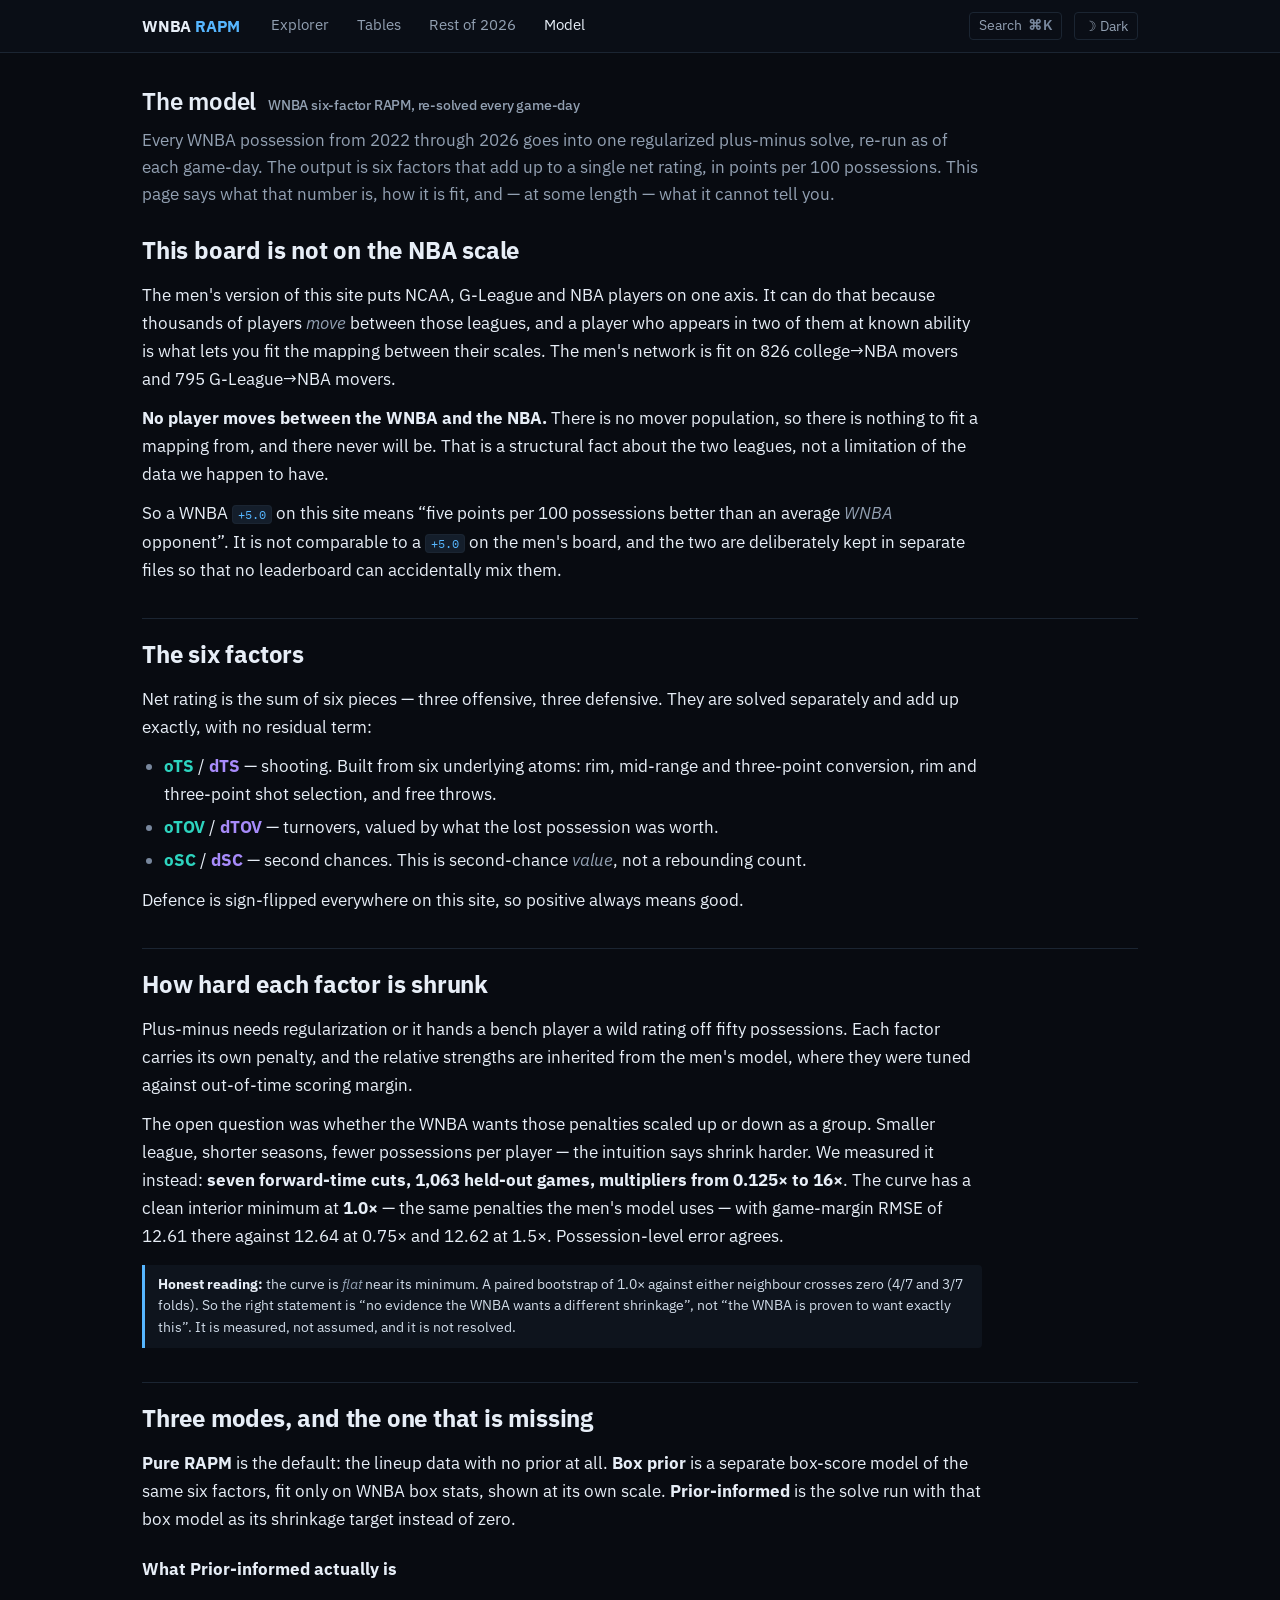
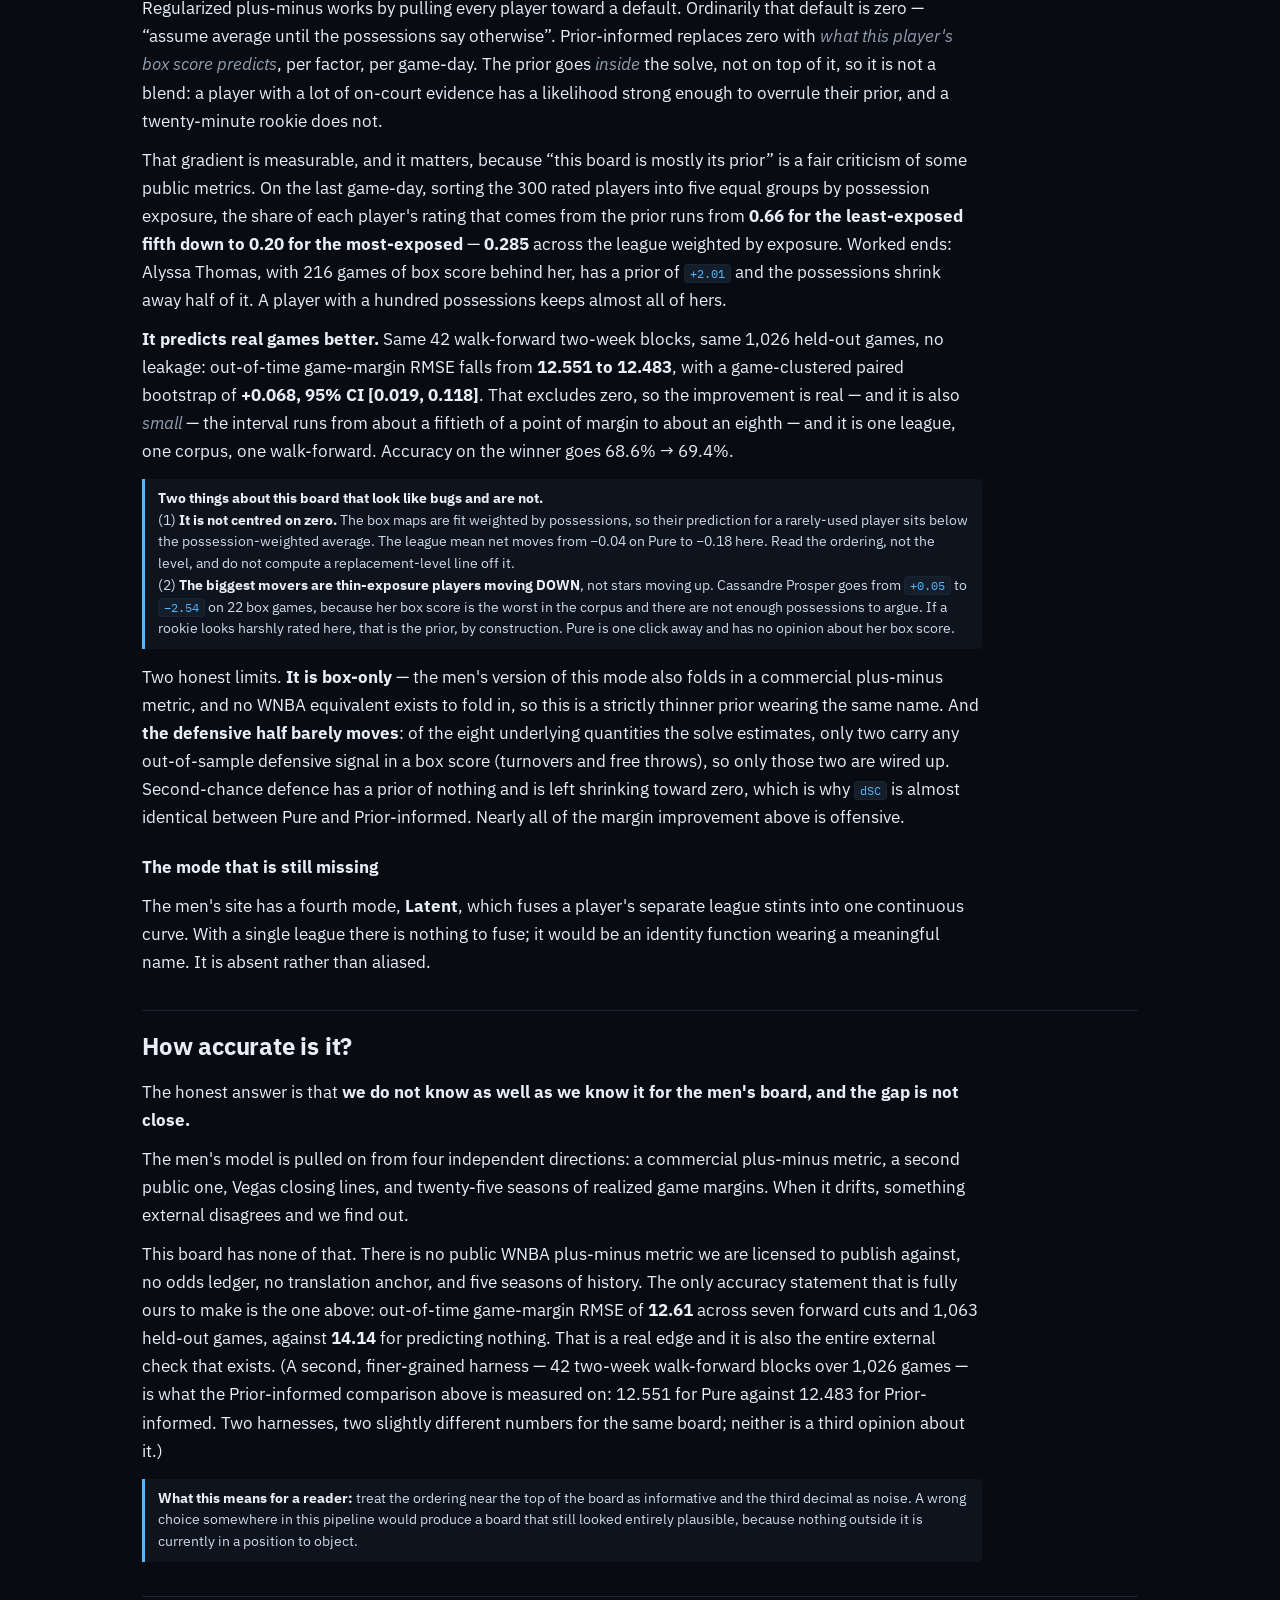
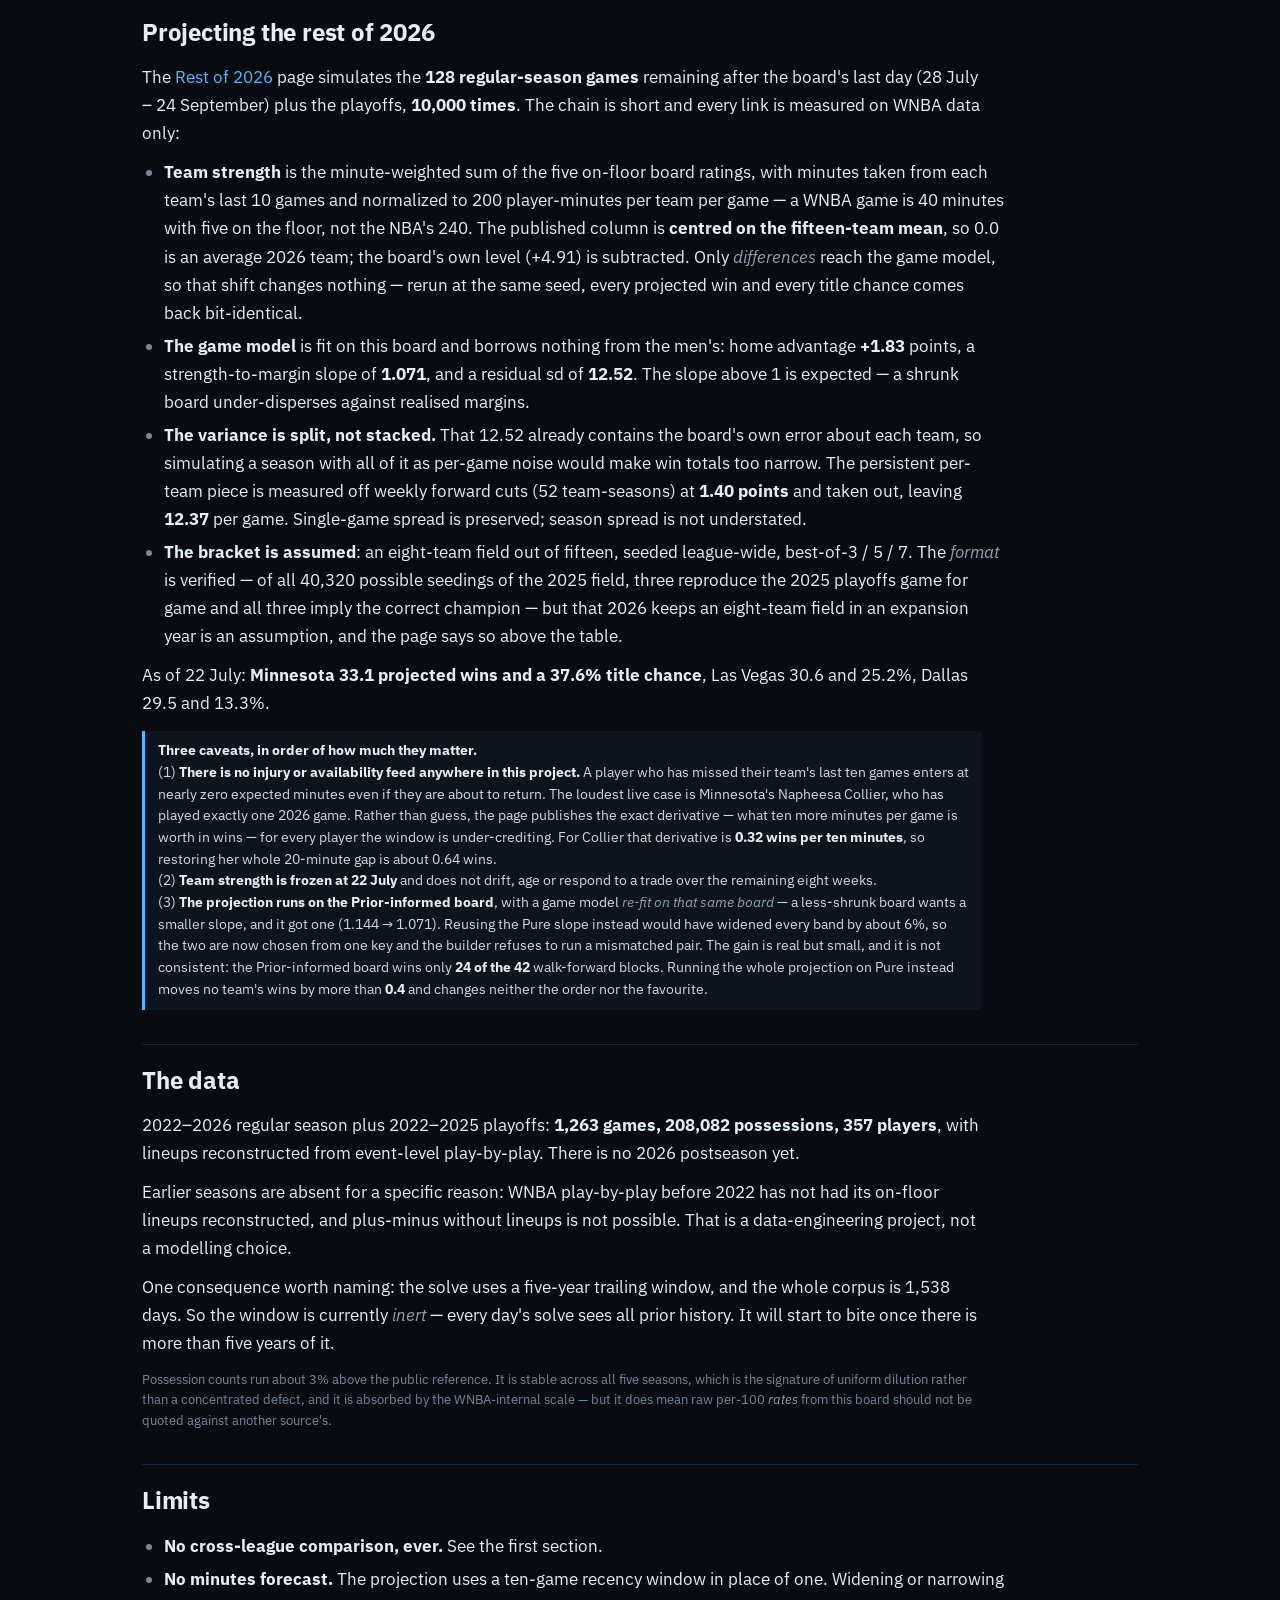
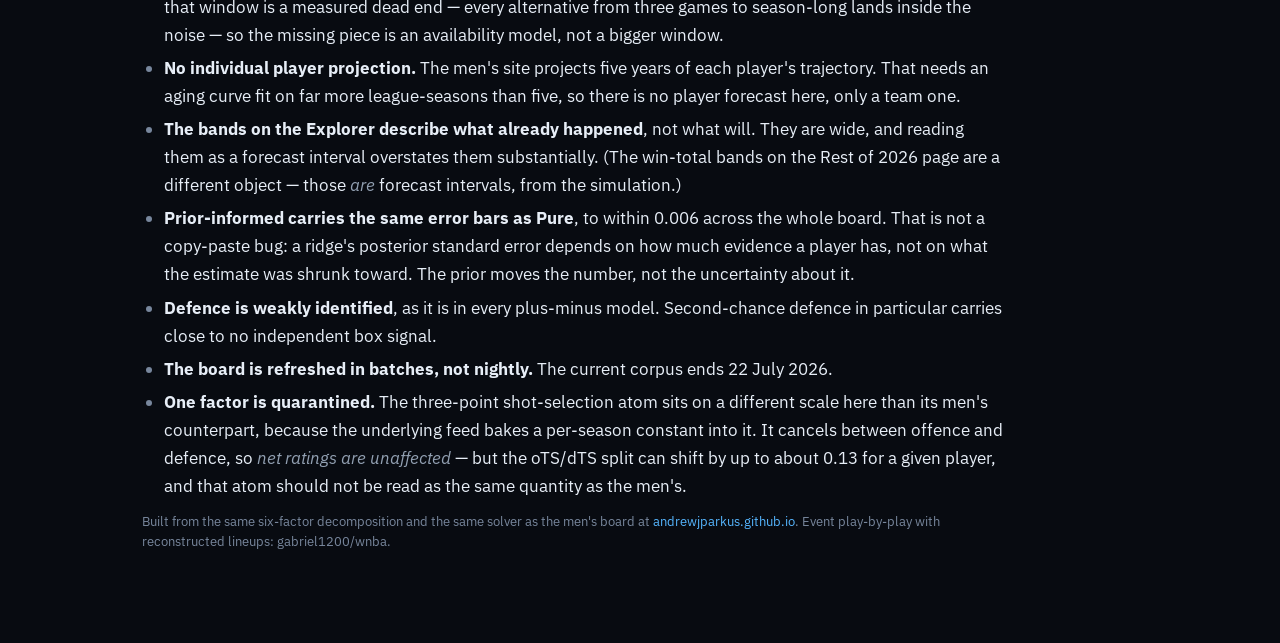
<file: model.html>
<!doctype html><html lang="en"><head>
<meta charset="utf-8"><meta name="viewport" content="width=device-width,initial-scale=1">
<title>Model — WNBA Daily RAPM</title>
<link rel="stylesheet" href="site.css">
<link rel="icon" href="favicon.svg"><link rel="manifest" href="manifest.webmanifest">
<style>
  /* Same one-column prose shell as the men's model page. Deliberately hand-written rather
     than forked: that page's spine is its accuracy and closing-line panels, and this board
     has neither. A fork would have been mostly deletions plus a misleading skeleton. */
  .doc{max-width:var(--maxw);margin:0 auto;padding:var(--sp-5) 22px 80px}
  .doc .lede{color:var(--muted);font-size:var(--fs-4);margin:8px 0 0;line-height:1.6;max-width:840px}
  .prose{min-width:0;line-height:1.65}
  .prose h2,.prose h3{scroll-margin-top:62px}
  .prose h2{font-size:var(--fs-5);font-weight:700;margin:34px 0 8px;padding-top:16px;
    border-top:1px solid var(--line);letter-spacing:-.2px;color:var(--text)}
  .prose h2:first-of-type{border-top:0;padding-top:6px;margin-top:16px}
  .prose h3{font-size:var(--fs-4);font-weight:700;margin:22px 0 6px;color:var(--text)}
  .prose p,.prose li{color:var(--text);font-size:var(--fs-4);line-height:1.65;max-width:840px}
  .prose p,.prose ul,.prose ol{margin:11px 0}
  .prose ul,.prose ol{padding-left:22px}
  .prose li{margin:5px 0}
  .prose li::marker{color:var(--faint)}
  .prose strong{color:var(--text);font-weight:700}
  .prose em{color:var(--muted)}
  .prose a{color:var(--accent);text-decoration:none}
  .prose a:hover{color:var(--text);text-decoration:underline}
  .prose code{background:var(--panel-3);border:1px solid var(--line);border-radius:var(--r-1);
    padding:1px 5px;font-size:12px;color:var(--accent);font-family:var(--font-mono)}
  .prose .scroll{margin:14px 0}
  .prose p.cap,.prose p.foot{font-size:var(--fs-1);color:var(--faint)}
  .prose .sub,.prose .sub li{font-size:var(--fs-2);color:var(--muted)}
  .prose .callout{font-size:var(--fs-2)}
  .prose>.scroll table.tbl td,.prose>.scroll table.tbl th{white-space:normal}
  :root{--off:#2dd4bf;--def:#a78bfa}
  :root[data-theme=light]{--off:#0e9e8c;--def:#7c3aed}
  .swoff{color:var(--off);font-weight:700}.swdef{color:var(--def);font-weight:700}
  @media(max-width:560px){ .doc{padding:18px 14px 60px} .prose h2{font-size:18px} }
</style></head>
<body>
<nav id="topnav" data-active="model"></nav>
<script src="charts.js"></script>
<script src="nav.js"></script>

<div class="doc">
  <h1>The model <small>WNBA six-factor RAPM, re-solved every game-day</small></h1>
  <p class="lede">Every WNBA possession from 2022 through 2026 goes into one regularized
  plus-minus solve, re-run as of each game-day. The output is six factors that add up to a
  single net rating, in points per 100 possessions. This page says what that number is, how
  it is fit, and — at some length — what it cannot tell you.</p>

  <div class="prose">

    <h2 id="scale">This board is not on the NBA scale</h2>
    <p>The men's version of this site puts NCAA, G-League and NBA players on one axis. It can
    do that because thousands of players <em>move</em> between those leagues, and a player who
    appears in two of them at known ability is what lets you fit the mapping between their
    scales. The men's network is fit on 826 college&rarr;NBA movers and 795 G-League&rarr;NBA
    movers.</p>
    <p><strong>No player moves between the WNBA and the NBA.</strong> There is no mover
    population, so there is nothing to fit a mapping from, and there never will be. That is a
    structural fact about the two leagues, not a limitation of the data we happen to have.</p>
    <p>So a WNBA <code>+5.0</code> on this site means &ldquo;five points per 100 possessions
    better than an average <em>WNBA</em> opponent&rdquo;. It is not comparable to a <code>+5.0</code>
    on the men's board, and the two are deliberately kept in separate files so that no
    leaderboard can accidentally mix them.</p>

    <h2 id="factors">The six factors</h2>
    <p>Net rating is the sum of six pieces &mdash; three offensive, three defensive. They are
    solved separately and add up exactly, with no residual term:</p>
    <ul>
      <li><span class="swoff">oTS</span> / <span class="swdef">dTS</span> &mdash; shooting.
      Built from six underlying atoms: rim, mid-range and three-point conversion, rim and
      three-point shot selection, and free throws.</li>
      <li><span class="swoff">oTOV</span> / <span class="swdef">dTOV</span> &mdash; turnovers,
      valued by what the lost possession was worth.</li>
      <li><span class="swoff">oSC</span> / <span class="swdef">dSC</span> &mdash; second chances.
      This is second-chance <em>value</em>, not a rebounding count.</li>
    </ul>
    <p>Defence is sign-flipped everywhere on this site, so positive always means good.</p>

    <h2 id="shrinkage">How hard each factor is shrunk</h2>
    <p>Plus-minus needs regularization or it hands a bench player a wild rating off fifty
    possessions. Each factor carries its own penalty, and the relative strengths are inherited
    from the men's model, where they were tuned against out-of-time scoring margin.</p>
    <p>The open question was whether the WNBA wants those penalties scaled up or down as a
    group. Smaller league, shorter seasons, fewer possessions per player &mdash; the intuition
    says shrink harder. We measured it instead: <strong>seven forward-time cuts, 1,063
    held-out games, multipliers from 0.125&times; to 16&times;</strong>. The curve has a clean
    interior minimum at <strong>1.0&times;</strong> &mdash; the same penalties the men's model
    uses &mdash; with game-margin RMSE of 12.61 there against 12.64 at 0.75&times; and 12.62 at
    1.5&times;. Possession-level error agrees.</p>
    <div class="callout"><strong>Honest reading:</strong> the curve is <em>flat</em> near its
    minimum. A paired bootstrap of 1.0&times; against either neighbour crosses zero (4/7 and
    3/7 folds). So the right statement is &ldquo;no evidence the WNBA wants a different
    shrinkage&rdquo;, not &ldquo;the WNBA is proven to want exactly this&rdquo;. It is measured,
    not assumed, and it is not resolved.</div>

    <h2 id="modes">Three modes, and the one that is missing</h2>
    <p><strong>Pure RAPM</strong> is the default: the lineup data with no prior at all.
    <strong>Box prior</strong> is a separate box-score model of the same six factors, fit only
    on WNBA box stats, shown at its own scale. <strong>Prior-informed</strong> is the solve run
    with that box model as its shrinkage target instead of zero.</p>

    <h3>What Prior-informed actually is</h3>
    <p>Regularized plus-minus works by pulling every player toward a default. Ordinarily that
    default is zero &mdash; &ldquo;assume average until the possessions say otherwise&rdquo;.
    Prior-informed replaces zero with <em>what this player's box score predicts</em>, per factor,
    per game-day. The prior goes <em>inside</em> the solve, not on top of it, so it is not a blend:
    a player with a lot of on-court evidence has a likelihood strong enough to overrule their prior,
    and a twenty-minute rookie does not.</p>
    <p>That gradient is measurable, and it matters, because &ldquo;this board is mostly its
    prior&rdquo; is a fair criticism of some public metrics. On the last game-day, sorting the 300
    rated players into five equal groups by possession exposure, the share of each player's rating
    that comes from the prior runs from <strong>0.66 for the least-exposed fifth down to 0.20 for
    the most-exposed</strong> &mdash; <strong>0.285</strong> across the league weighted by exposure.
    Worked ends: Alyssa Thomas, with 216 games of box score behind her, has a prior of
    <code>+2.01</code> and the possessions shrink away half of it. A player with a hundred
    possessions keeps almost all of hers.</p>
    <p><strong>It predicts real games better.</strong> Same 42 walk-forward two-week blocks, same
    1,026 held-out games, no leakage: out-of-time game-margin RMSE falls from <strong>12.551 to
    12.483</strong>, with a game-clustered paired bootstrap of <strong>+0.068, 95% CI [0.019,
    0.118]</strong>. That excludes zero, so the improvement is real &mdash; and it is also
    <em>small</em> &mdash; the interval runs from about a fiftieth of a point of margin to about an
    eighth &mdash; and it is one league, one corpus, one walk-forward. Accuracy on the winner goes
    68.6% &rarr; 69.4%.</p>
    <div class="callout"><strong>Two things about this board that look like bugs and are not.</strong>
    <br>(1) <strong>It is not centred on zero.</strong> The box maps are fit weighted by possessions,
    so their prediction for a rarely-used player sits below the possession-weighted average. The
    league mean net moves from &minus;0.04 on Pure to &minus;0.18 here. Read the ordering, not the
    level, and do not compute a replacement-level line off it.
    <br>(2) <strong>The biggest movers are thin-exposure players moving DOWN</strong>, not stars
    moving up. Cassandre Prosper goes from <code>+0.05</code> to <code>&minus;2.54</code> on 22
    box games, because her box score is the worst in the corpus and there are not enough
    possessions to argue. If a rookie looks harshly rated here, that is the prior, by
    construction. Pure is one click away and has no opinion about her box score.</div>
    <p>Two honest limits. <strong>It is box-only</strong> &mdash; the men's version of this mode
    also folds in a commercial plus-minus metric, and no WNBA equivalent exists to fold in, so this
    is a strictly thinner prior wearing the same name. And <strong>the defensive half barely
    moves</strong>: of the eight underlying quantities the solve estimates, only two carry any
    out-of-sample defensive signal in a box score (turnovers and free throws), so only those two
    are wired up. Second-chance defence has a prior of nothing and is left shrinking toward zero,
    which is why <code>dSC</code> is almost identical between Pure and Prior-informed. Nearly all
    of the margin improvement above is offensive.</p>

    <h3>The mode that is still missing</h3>
    <p>The men's site has a fourth mode, <strong>Latent</strong>, which fuses a player's separate
    league stints into one continuous curve. With a single league there is nothing to fuse; it
    would be an identity function wearing a meaningful name. It is absent rather than aliased.</p>

    <h2 id="accuracy">How accurate is it?</h2>
    <p>The honest answer is that <strong>we do not know as well as we know it for the men's
    board, and the gap is not close.</strong></p>
    <p>The men's model is pulled on from four independent directions: a commercial plus-minus
    metric, a second public one, Vegas closing lines, and twenty-five seasons of realized game
    margins. When it drifts, something external disagrees and we find out.</p>
    <p>This board has none of that. There is no public WNBA plus-minus metric we are licensed
    to publish against, no odds ledger, no translation anchor, and five seasons of history.
    The only accuracy statement that is fully ours to make is the one above: out-of-time
    game-margin RMSE of <strong>12.61</strong> across seven forward cuts and 1,063 held-out
    games, against <strong>14.14</strong> for predicting nothing. That is a real edge and it is
    also the entire external check that exists. (A second, finer-grained harness &mdash; 42
    two-week walk-forward blocks over 1,026 games &mdash; is what the Prior-informed comparison
    above is measured on: 12.551 for Pure against 12.483 for Prior-informed. Two harnesses, two
    slightly different numbers for the same board; neither is a third opinion about it.)</p>
    <div class="callout"><strong>What this means for a reader:</strong> treat the ordering near
    the top of the board as informative and the third decimal as noise. A wrong choice
    somewhere in this pipeline would produce a board that still looked entirely plausible,
    because nothing outside it is currently in a position to object.</div>

    <h2 id="projection">Projecting the rest of 2026</h2>
    <p>The <a href="projection.html">Rest of 2026</a> page simulates the <strong>128
    regular-season games</strong> remaining after the board's last day (28 July &ndash; 24
    September) plus the playoffs, <strong>10,000 times</strong>. The chain is short and every link
    is measured on WNBA data only:</p>
    <ul>
      <li><strong>Team strength</strong> is the minute-weighted sum of the five on-floor board
      ratings, with minutes taken from each team's last 10 games and normalized to 200
      player-minutes per team per game &mdash; a WNBA game is 40 minutes with five on the floor,
      not the NBA's 240. The published column is <strong>centred on the fifteen-team mean</strong>,
      so 0.0 is an average 2026 team; the board's own level (+4.91) is subtracted. Only
      <em>differences</em> reach the game model, so that shift changes nothing &mdash; rerun at the
      same seed, every projected win and every title chance comes back bit-identical.</li>
      <li><strong>The game model</strong> is fit on this board and borrows nothing from the men's:
      home advantage <strong>+1.83</strong> points, a strength-to-margin slope of
      <strong>1.071</strong>, and a residual sd of <strong>12.52</strong>. The slope above 1 is
      expected &mdash; a shrunk board under-disperses against realised margins.</li>
      <li><strong>The variance is split, not stacked.</strong> That 12.52 already contains the
      board's own error about each team, so simulating a season with all of it as per-game noise
      would make win totals too narrow. The persistent per-team piece is measured off weekly
      forward cuts (52 team-seasons) at <strong>1.40 points</strong> and taken out, leaving
      <strong>12.37</strong> per game. Single-game spread is preserved; season spread is not
      understated.</li>
      <li><strong>The bracket is assumed</strong>: an eight-team field out of fifteen, seeded
      league-wide, best-of-3 / 5 / 7. The <em>format</em> is verified &mdash; of all 40,320
      possible seedings of the 2025 field, three reproduce the 2025 playoffs game for game and all
      three imply the correct champion &mdash; but that 2026 keeps an eight-team field in an
      expansion year is an assumption, and the page says so above the table.</li>
    </ul>
    <!-- Quoted to one decimal, matching the Rest of 2026 page exactly. Two pages rounding the
         same simulation differently ("38%" here against "37.6%" there) reads as two numbers. -->
    <p>As of 22 July: <strong>Minnesota 33.1 projected wins and a 37.6% title chance</strong>, Las
    Vegas 30.6 and 25.2%, Dallas 29.5 and 13.3%.</p>
    <div class="callout"><strong>Three caveats, in order of how much they matter.</strong>
    <br>(1) <strong>There is no injury or availability feed anywhere in this project.</strong> A
    player who has missed their team's last ten games enters at nearly zero expected minutes even
    if they are about to return. The loudest live case is Minnesota's Napheesa Collier, who has played
    exactly one 2026 game. Rather than guess, the page publishes the exact derivative &mdash; what
    ten more minutes per game is worth in wins &mdash; for every player the window is
    under-crediting. For Collier that derivative is <strong>0.32 wins per ten minutes</strong>, so
    restoring her whole 20-minute gap is about 0.64 wins.
    <br>(2) <strong>Team strength is frozen at 22 July</strong> and does not drift, age or respond
    to a trade over the remaining eight weeks.
    <br>(3) <strong>The projection runs on the Prior-informed board</strong>, with a game model
    <em>re-fit on that same board</em> &mdash; a less-shrunk board wants a smaller slope, and it got
    one (1.144 &rarr; 1.071). Reusing the Pure slope instead would have widened every band by about
    6%, so the two are now chosen from one key and the builder refuses to run a mismatched pair.
    The gain is real but small, and it is not consistent: the Prior-informed board wins only
    <strong>24 of the 42</strong> walk-forward blocks. Running the whole projection on Pure instead
    moves no team's wins by more than <strong>0.4</strong> and changes neither the order nor the
    favourite.</div>

    <h2 id="data">The data</h2>
    <p>2022&ndash;2026 regular season plus 2022&ndash;2025 playoffs: <strong>1,263 games,
    208,082 possessions, 357 players</strong>, with lineups reconstructed from event-level
    play-by-play. There is no 2026 postseason yet.</p>
    <p>Earlier seasons are absent for a specific reason: WNBA play-by-play before 2022 has not
    had its on-floor lineups reconstructed, and plus-minus without lineups is not possible.
    That is a data-engineering project, not a modelling choice.</p>
    <p>One consequence worth naming: the solve uses a five-year trailing window, and the whole
    corpus is 1,538 days. So the window is currently <em>inert</em> &mdash; every day's solve
    sees all prior history. It will start to bite once there is more than five years of it.</p>
    <p class="foot">Possession counts run about 3% above the public reference. It is stable
    across all five seasons, which is the signature of uniform dilution rather than a
    concentrated defect, and it is absorbed by the WNBA-internal scale &mdash; but it does mean
    raw per-100 <em>rates</em> from this board should not be quoted against another source's.</p>

    <h2 id="limits">Limits</h2>
    <ul>
      <li><strong>No cross-league comparison, ever.</strong> See the first section.</li>
      <li><strong>No minutes forecast.</strong> The projection uses a ten-game recency window in
      place of one. Widening or narrowing that window is a measured dead end &mdash; every
      alternative from three games to season-long lands inside the noise &mdash; so the missing
      piece is an availability model, not a bigger window.</li>
      <li><strong>No individual player projection.</strong> The men's site projects five years of
      each player's trajectory. That needs an aging curve fit on far more league-seasons than five,
      so there is no player forecast here, only a team one.</li>
      <li><strong>The bands on the Explorer describe what already happened</strong>, not what
      will. They are wide, and reading them as a forecast interval overstates them
      substantially. (The win-total bands on the Rest of 2026 page are a different object &mdash;
      those <em>are</em> forecast intervals, from the simulation.)</li>
      <li><strong>Prior-informed carries the same error bars as Pure</strong>, to within 0.006
      across the whole board. That is not a copy-paste bug: a ridge's posterior standard error
      depends on how much evidence a player has, not on what the estimate was shrunk toward.
      The prior moves the number, not the uncertainty about it.</li>
      <li><strong>Defence is weakly identified</strong>, as it is in every plus-minus model.
      Second-chance defence in particular carries close to no independent box signal.</li>
      <li><strong>The board is refreshed in batches, not nightly.</strong> The current corpus
      ends 22 July 2026.</li>
      <li><strong>One factor is quarantined.</strong> The three-point shot-selection atom sits
      on a different scale here than its men's counterpart, because the underlying feed bakes a
      per-season constant into it. It cancels between offence and defence, so <em>net ratings
      are unaffected</em> &mdash; but the oTS/dTS split can shift by up to about 0.13 for a
      given player, and that atom should not be read as the same quantity as the men's.</li>
    </ul>

    <p class="foot">Built from the same six-factor decomposition and the same solver as the
    men's board at <a href="https://andrewjparkus.github.io/">andrewjparkus.github.io</a>.
    Event play-by-play with reconstructed lineups: gabriel1200/wnba.</p>
  </div>
</div>
</body></html>
</file>
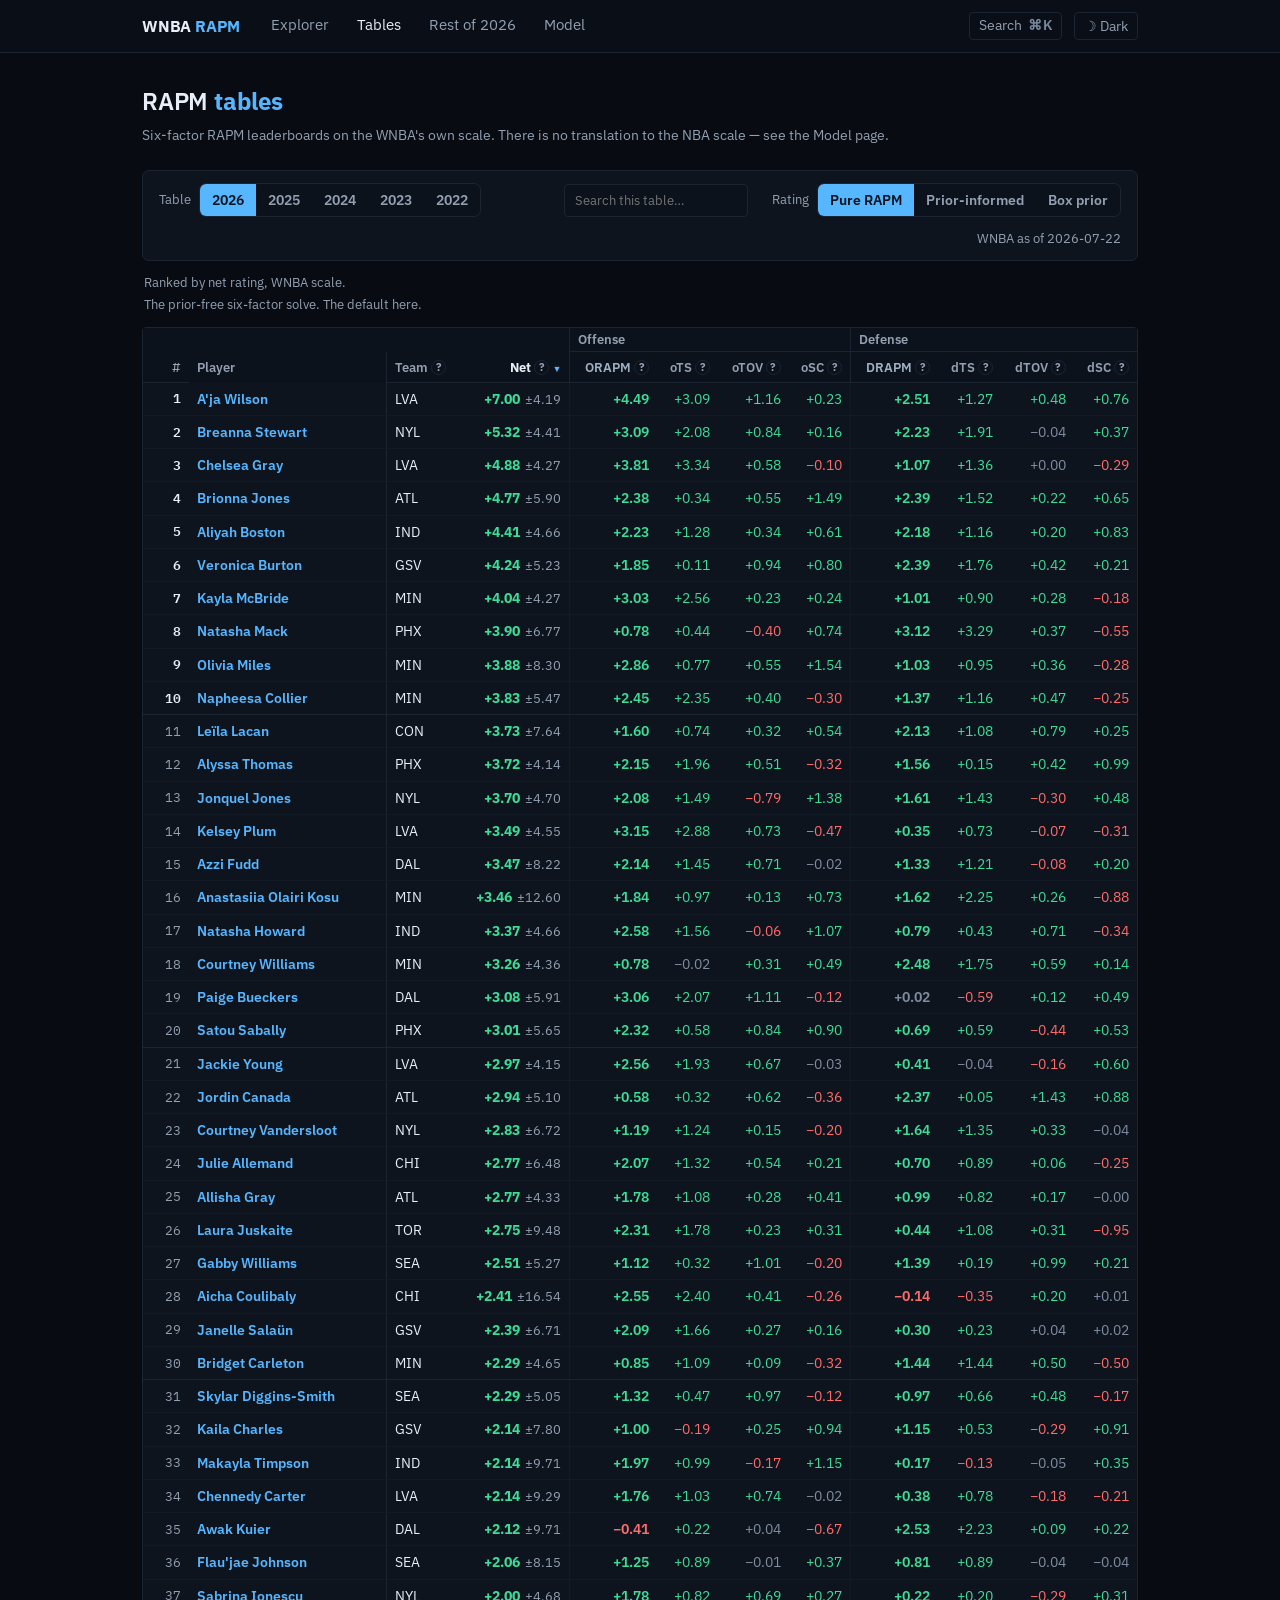
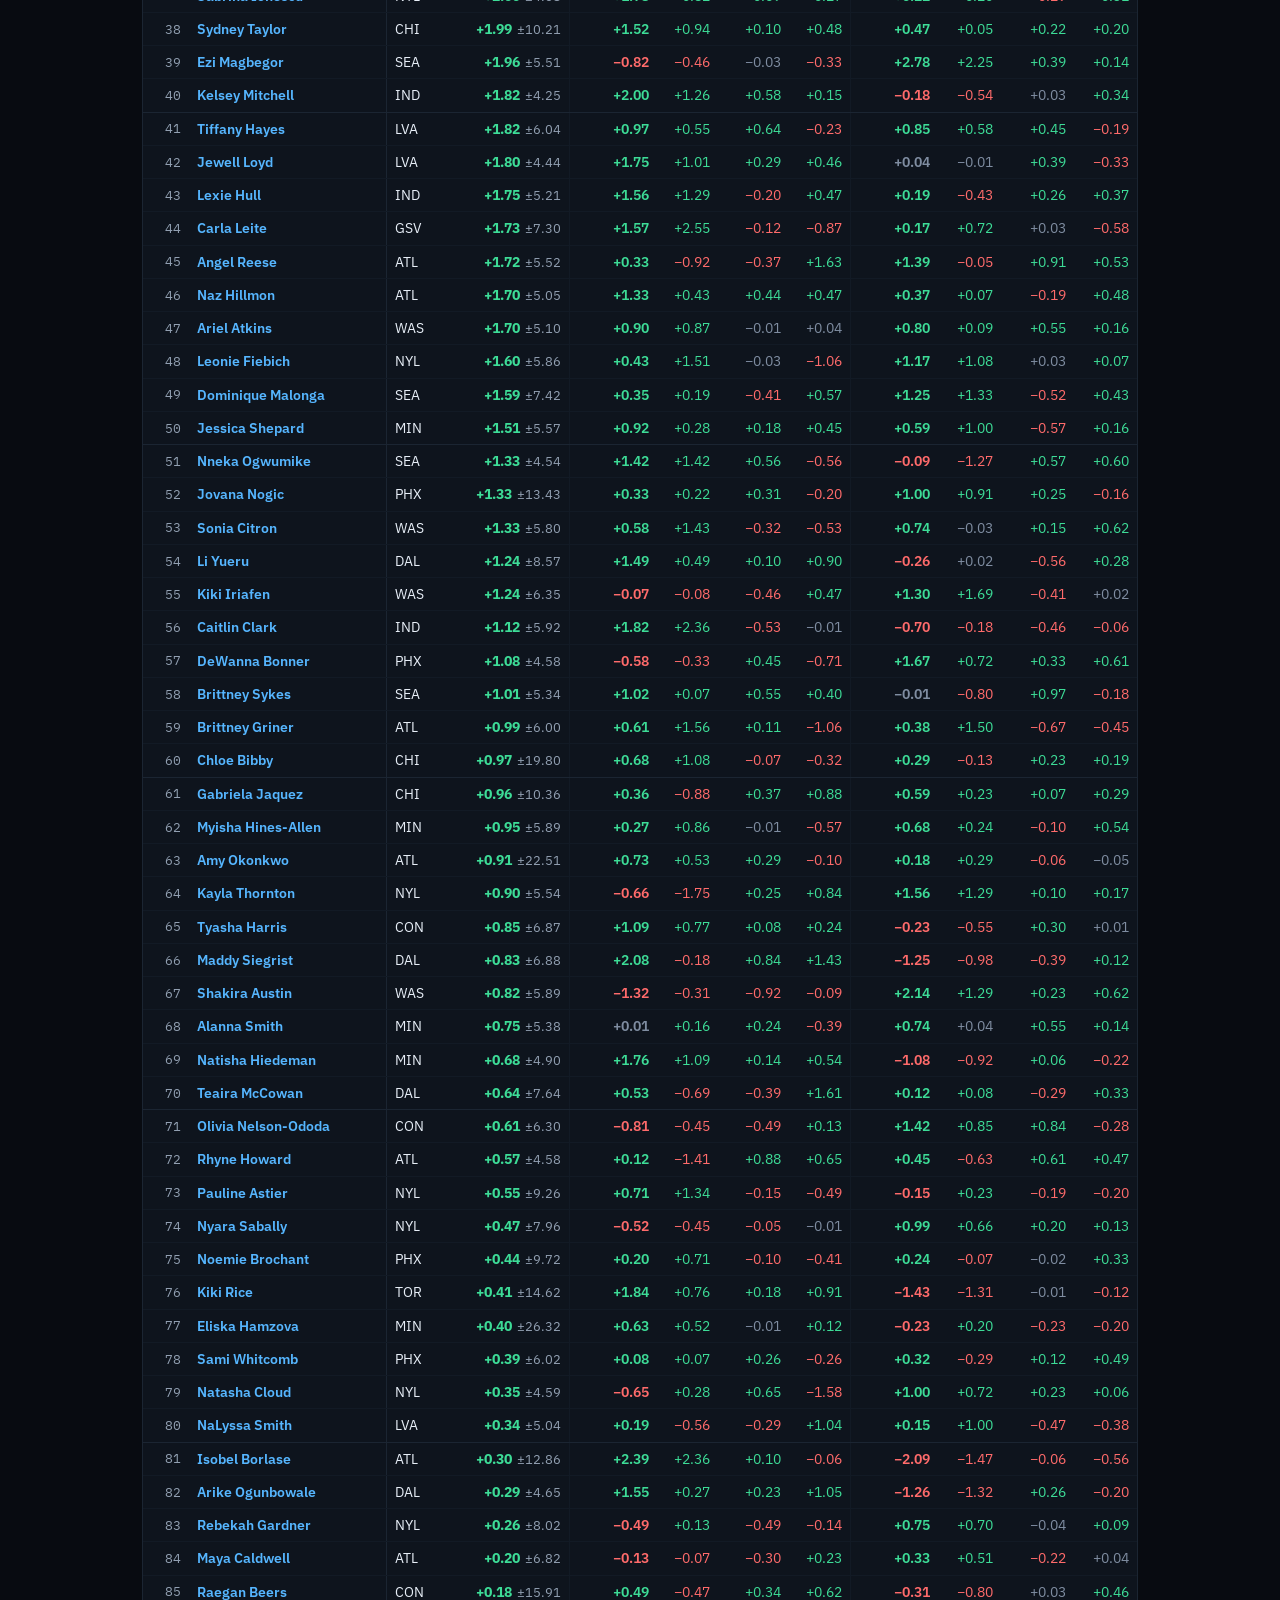
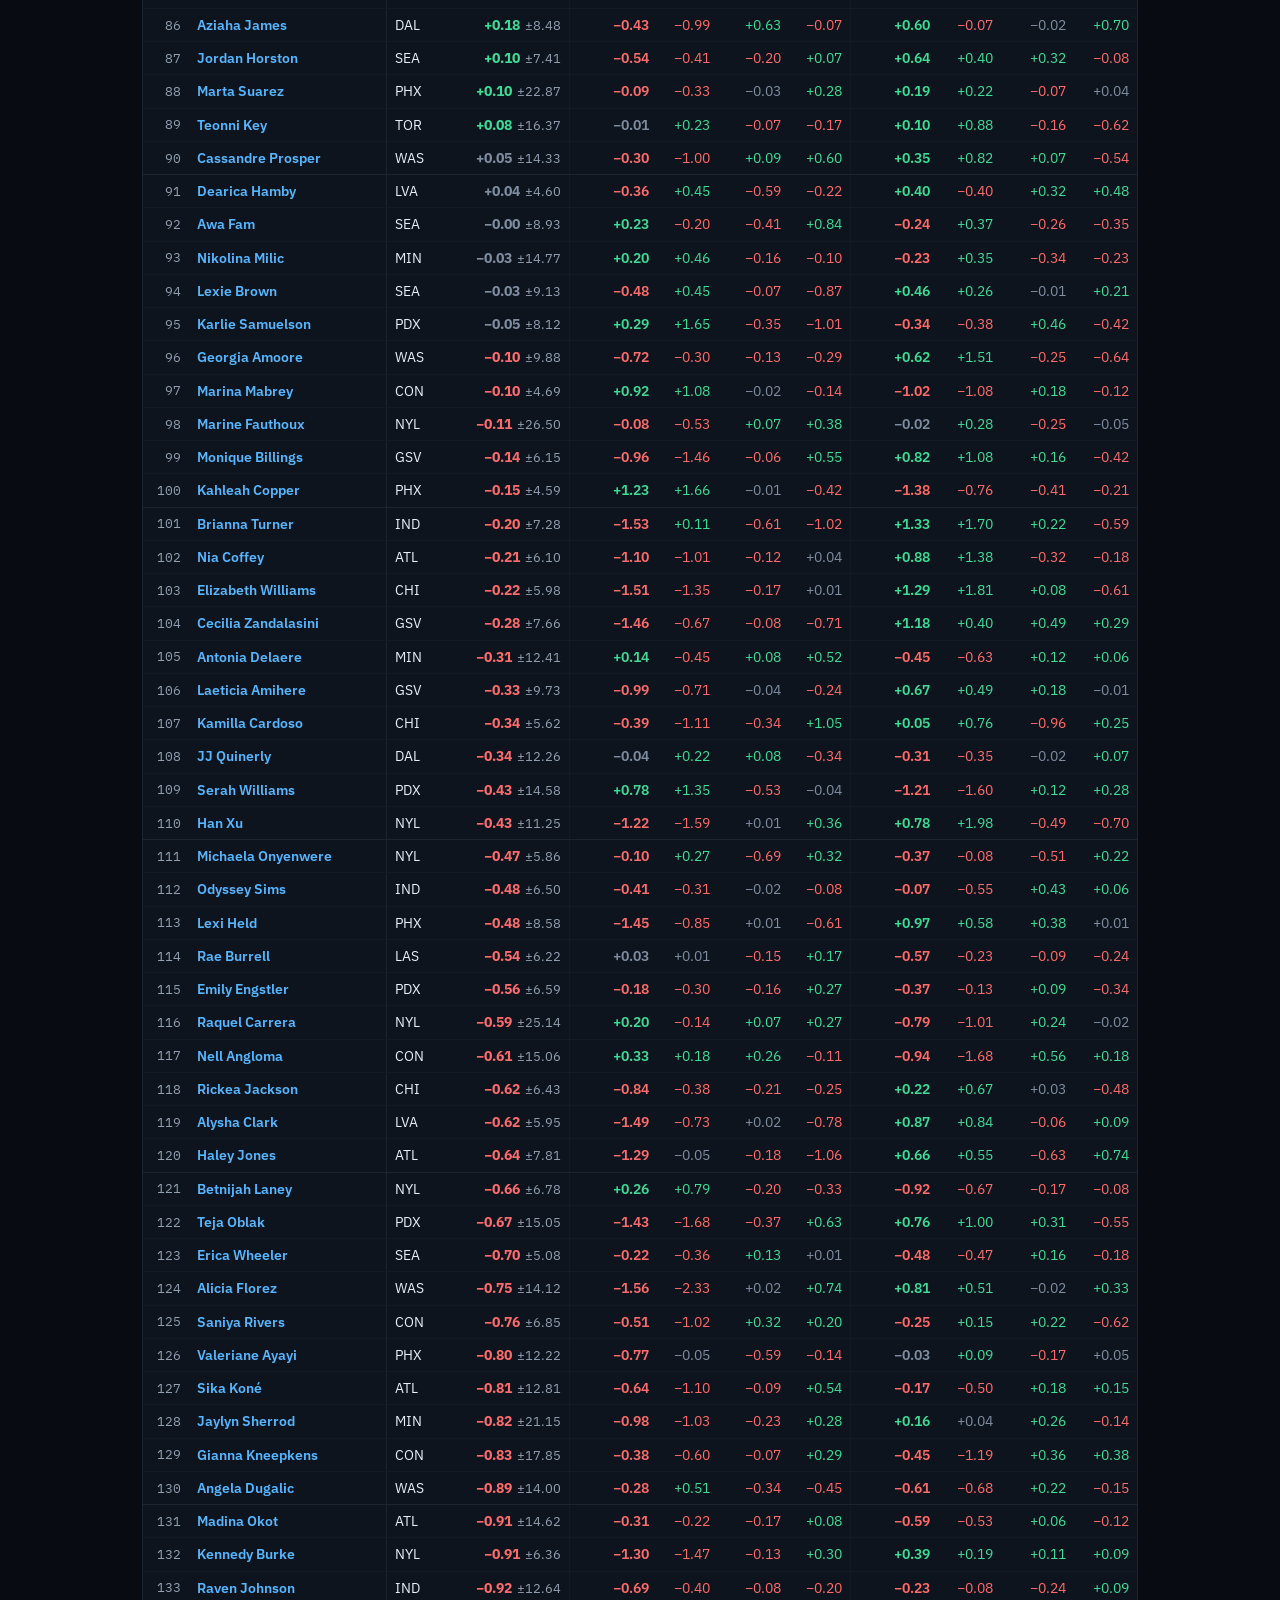
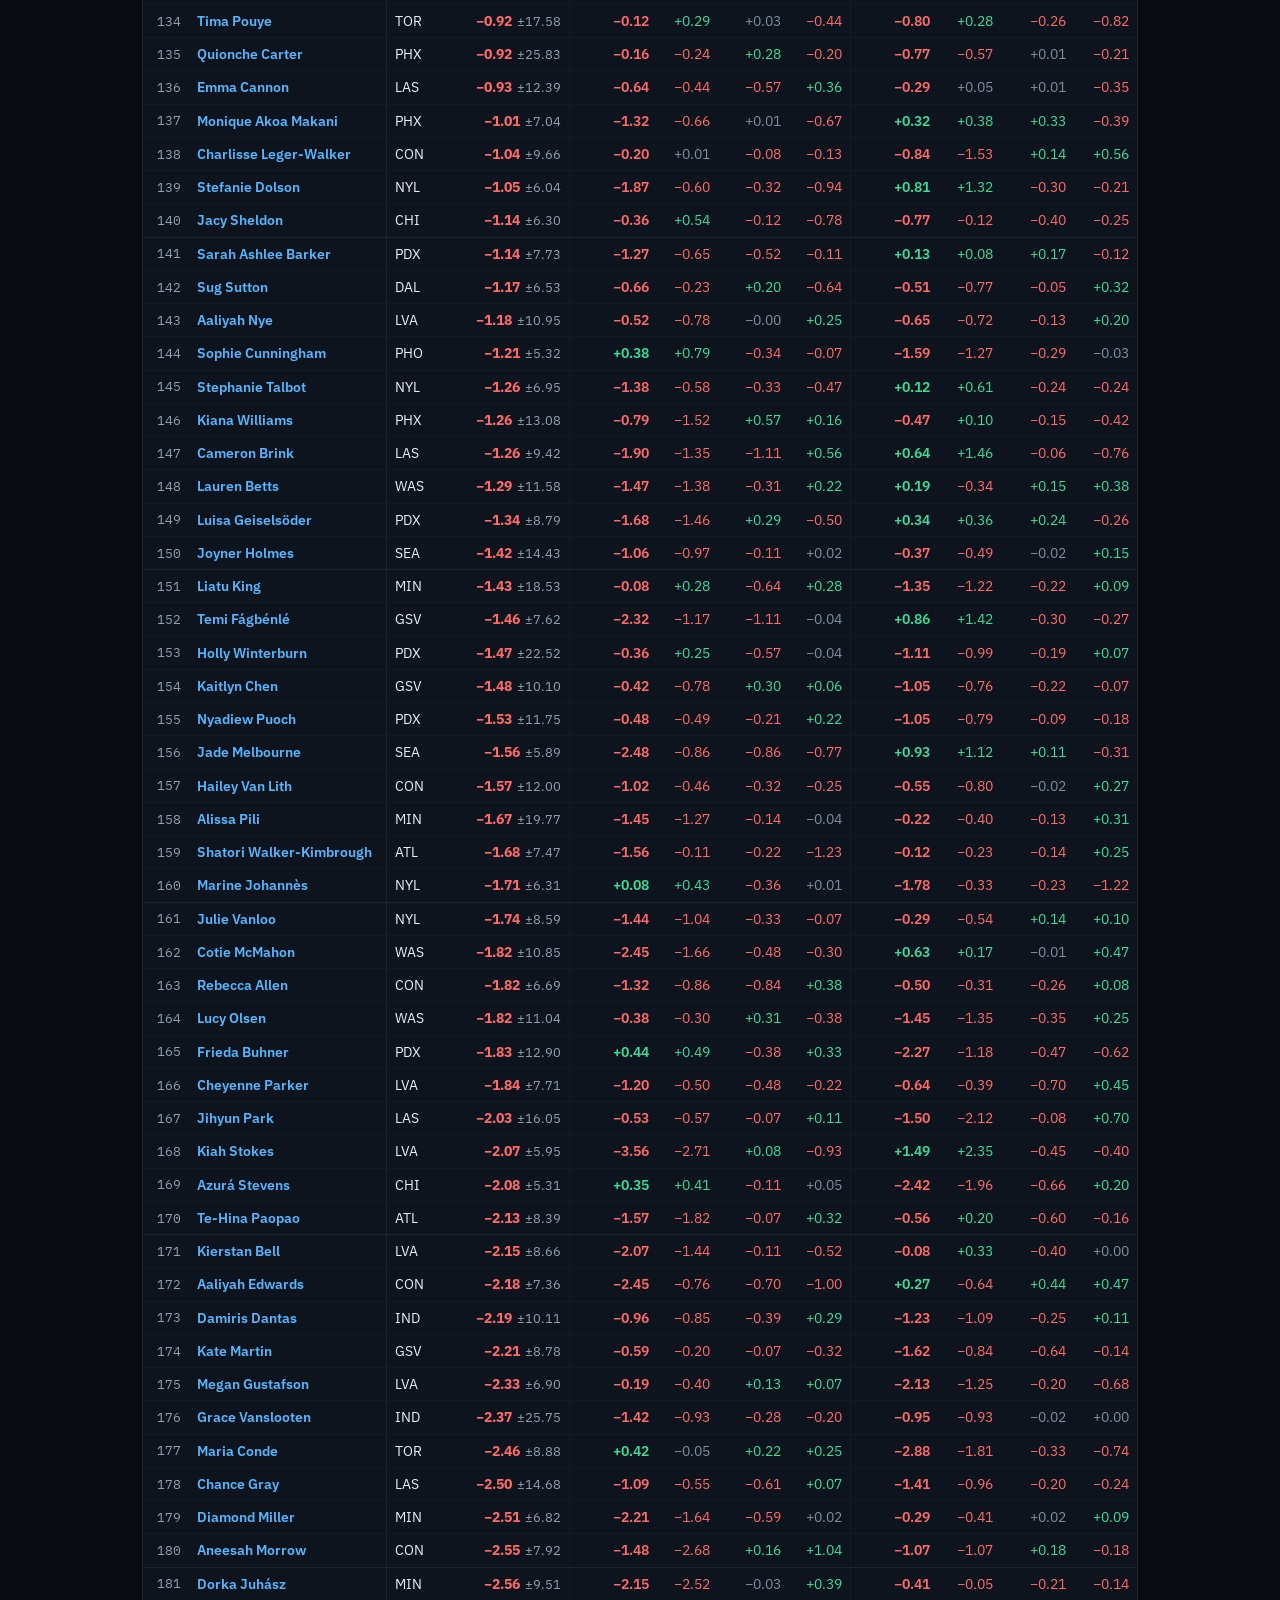
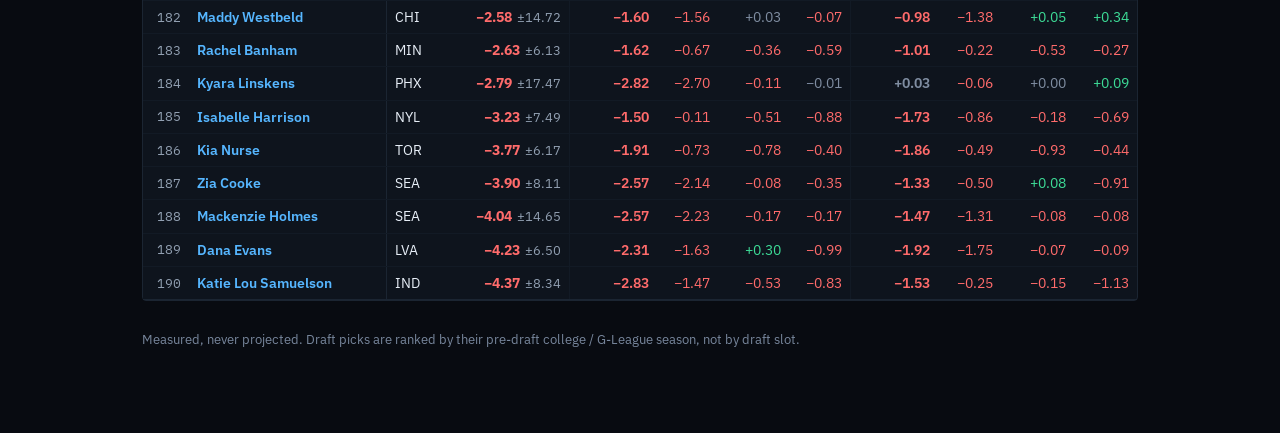
<file: table.html>
<!doctype html>
<html lang="en"><head>
<meta charset="utf-8"><meta name="viewport" content="width=device-width,initial-scale=1">
<title>Tables · WNBA Daily RAPM</title>
<link rel="stylesheet" href="site.css">
<link rel="icon" href="favicon.svg"><link rel="manifest" href="manifest.webmanifest">
<style>
  /* ===== filter bar =======================================================
     Table picker, rating picker and search used to be three controls on three
     separate lines with nothing tying them together. They are one filter bar:
     one bordered surface, one set of label+control lockups inside it. It still
     wraps to two lines under ~1000px — but it wraps as ONE object. */
  .filters{display:flex;flex-wrap:wrap;align-items:center;gap:var(--sp-3) var(--sp-4);
    border:1px solid var(--line);background:var(--panel);border-radius:var(--r-2);
    padding:var(--sp-3) var(--sp-4);margin:var(--sp-5) 0 var(--sp-3)}
  /* label sits ADJACENT to its control, never justified apart from it (house lockup rule) */
  .fld{display:flex;align-items:center;gap:var(--sp-2);min-width:0}
  .fld > .seglab{flex:0 0 auto;margin:0}
  /* min-width:0 is load-bearing: a flex item's automatic minimum size is its
     CONTENT width, so without this the five-way table picker refuses to shrink
     and pushes the whole PAGE into horizontal scroll at 390px — the .seg's own
     overflow-x:auto never gets a chance to fire. */
  .fld .seg{min-width:0}
  .findbox{margin-left:auto;display:flex;align-items:center;gap:var(--sp-2);min-width:0}
  .findbox input{font:inherit;font-size:var(--fs-1);background:var(--panel-2);
    border:1px solid var(--line);color:var(--text);outline:none;padding:6px 10px;
    border-radius:var(--r-1);width:184px;min-width:110px}
  .findbox input:focus{border-color:var(--accent)}
  /* The draft class picker is a native <select> on purpose: ten classes is too many for a sixth
     segmented control — the five-way table picker already has to be told it may shrink or it
     pushes the page sideways (see .fld .seg above) — and the platform control is keyboard- and
     screen-reader-complete for free. Same surface tokens as the search input, so the two read as
     one bar; the only page-specific bytes are colours, and every one is a token, so both themes
     follow without an override. */
  .filters select{font:inherit;font-size:var(--fs-1);background:var(--panel-2);
    border:1px solid var(--line);color:var(--text);padding:6px 8px;
    border-radius:var(--r-1);cursor:pointer}
  .filters select:hover{border-color:var(--accent)}
  .filters select:focus{border-color:var(--accent);outline:none}
  .findbox .hits{font-size:var(--fs-1);color:var(--muted);font-variant-numeric:tabular-nums;
    white-space:nowrap}
  /* the data stamp belongs with the controls, not stacked as a third grey line under them */
  .filters .asof{font-size:var(--fs-1);color:var(--muted);white-space:nowrap;margin-left:auto}
  /* These labels and captions step DOWN by size, not by fading out. --muted re-measured after the
     2026-07-27 palette lift: 6.95:1 dark / 7.36:1 light on --panel. (--faint now clears the text
     floor too — 5.06 / 5.52 — but the label is subordinate to its control, not to the caption
     under it, so it stays on the same grey as the rest of the chrome.) */
  .filters .seglab{color:var(--muted)}

  /* ===== captions ========================================================= */
  .notes{margin:0 2px var(--sp-3);max-width:840px}
  .notes p{margin:0;font-size:var(--fs-1);color:var(--muted);line-height:1.55}
  .notes p + p{margin-top:3px}

  /* ===== table ============================================================
     Frozen-column widths as tokens so the wide (draft) variant and the phone
     variant are one-line overrides instead of duplicated rules. --pnw is a
     PREFERRED width, not a clamp: a name longer than it widens the column
     rather than being truncated. */
  .tablebox{--rkw:46px;--pnw:198px;--edge:rgba(0,0,0,.8)}
  .tablebox.wide{--pnw:250px}
  :root[data-theme=light] .tablebox{--edge:rgba(16,32,56,.22)}

  /* The header only LOOKED sticky: .scroll's overflow-x:auto makes .scroll the
     sticky scrollport in BOTH axes, and it has no height limit, so the thead
     scrolled away after 14 of 500 rows. Above 1024px the table fits the 1040px
     column, so the scroll box is not needed and the page becomes the scrollport
     — which is what makes the header actually stick. fitScroll() puts the scroll
     box back if a table ever outgrows the column, so the page can never scroll
     sideways. Below 1024px the numeric block still scrolls inside its box, and
     the KNOWN CEILING is that the header stops sticking there: the alternative
     is a nested vertical scroller on touch, which is worse. The frozen name
     column still anchors the row, which is the bigger of the two wins. */
  @media(min-width:1024px){
    .scroll{overflow-x:visible}
    /* the PAGE is now the scroll container, so park the header under the 53px nav */
    .scroll:not(.overflowing) #otable thead tr.ghead th{top:53px}
    .scroll:not(.overflowing) #otable thead tr.chead th{top:77px}
  }
  .scroll.overflowing{overflow-x:auto}

  /* Everything below is scoped to #otable on purpose: site.css owns table.tbl at
     (0,2,2), so a plain .tablebox td rule silently loses to it. The id wins once
     and the overrides stay readable. */
  /* The header's own rules are inset shadows, not borders. In a border-collapse:collapse
     table a collapsed border is painted with the TABLE, not with the cell, so it stays
     behind when the row sticks — leaving a 1px transparent seam that scrolling rows
     bleed their glyph tops through. A shadow travels with the cell. */
  #otable thead th{z-index:3;border-bottom:none;box-shadow:inset 0 -1px 0 var(--line)}
  /* Two-level header. These offsets are for the case where .scroll IS the scroll container
     (narrow, or the fallback below): the header sticks to the top of the BOX, and a
     nav-height offset here would shove it DOWN over the first rows rather than hold it up.
     The wide-screen rule above swaps in the page-nav offsets. */
  #otable thead tr.ghead th{top:0;height:24px;padding:2px 8px;font-size:var(--fs-1);
    font-weight:600;text-align:left;background:var(--panel-2);box-shadow:none}
  #otable thead tr.chead th{top:24px}
  /* a rule under the spanner is the group boundary made visible — the offense /
     defense split existed only as a hairline before and did not register */
  #otable thead tr.ghead th.g{color:var(--muted);box-shadow:inset 0 -1px 0 var(--line)}
  /* header ? tooltips live in the sticky thead; the shared tooltip renders
     upward and gets clipped — flip header tips DOWN */
  .tablebox th .help[data-tip]:hover::after{bottom:auto;top:calc(100% + 6px)}
  .tablebox th .help[data-tip]:hover::before{bottom:auto;top:calc(100% + 1px);
    border-top-color:transparent;border-bottom-color:var(--line)}

  /* frozen identity columns: nine numbers wide, a reader loses the row without them */
  #otable th.rk,#otable td.rank{position:sticky;left:0;width:var(--rkw);min-width:var(--rkw);
    text-align:right;background:var(--panel)}
  #otable th.pnh,#otable td.pn{position:sticky;left:var(--rkw);width:var(--pnw);
    background:var(--panel);box-shadow:inset -1px 0 0 var(--line)}
  /* Only when the box can actually scroll does anything pass under the frozen column — and
     then the edge has to be unmistakable, because a half-covered "−0.72" reads as "0.72".
     A whisper-weight rule is not enough for that, so the edge steps up to --zero (measured from
     rendered pixels after the 2026-07-27 palette lift: 5.48:1 dark / 6.02:1 light on the row,
     4.98:1 / 5.01:1 hovered) and gains a short shadow. No scroll, no edge, never decoration. */
  .scroll.overflowing #otable th.pnh,.scroll.overflowing #otable td.pn{
    box-shadow:inset -1px 0 0 var(--zero), 8px 0 8px -6px var(--edge)}
  #otable thead th.rk,#otable thead th.pnh{background:var(--panel-2);z-index:4}
  #otable tbody td.rank,#otable tbody td.pn{z-index:1}
  #otable tbody tr:hover>td.rank,#otable tbody tr:hover>td.pn{background:var(--panel-3)}

  /* rank: the head of the board reads as the head of the board. Both steps clear the 4.5:1 text
     floor (re-measured 2026-07-27: 6.95:1 and 15.81:1 dark) — the top ten are separated by weight
     and ink, not by pushing everything below them under the contrast floor. */
  #otable td.rank{color:var(--muted);font-family:var(--font-mono);font-size:var(--fs-1)}
  #otable td.rank.top{color:var(--text);font-weight:600}
  /* every tenth row gets the full-strength rule — a scanning grid, not decoration */
  #otable tbody tr.dec>td{border-bottom-color:var(--line)}
  #otable td.pn{font-weight:600}
  #otable td.pn .sub2{color:var(--muted);font-size:var(--fs-1);font-weight:400;margin-left:7px}
  /* The 95% band rides with the Net it qualifies: one step down the type scale, --muted, normal
     weight. It is a qualifier on that number, not a second number, and it is the whole reason the
     retired Draft page existed — see the band note under the filter bar. */
  #otable td .se{font-size:var(--fs-1);font-weight:400;color:var(--muted);margin-left:5px}

  /* subtotals (ORAPM / DRAPM) outrank their three factors by weight, not colour */
  #otable td.tot{font-weight:600}
  /* The sorted column's header is the only one at full ink — every other label is --muted, so
     it reads as the sorted one at a glance. Accent was the first try: on the thead it now
     measures 4.97:1 in light (it was under the text floor before the 2026-07-27 lift), but full
     ink at 15.95:1 is still the stronger signal. The accent is spent on the direction arrow
     instead, where it is a mark and not a word (8.53:1 dark / 4.97:1 light). */
  #otable thead th.sorted{color:var(--text);font-weight:700}
  #otable thead th .arr{font-size:9px;margin-left:3px;color:var(--accent)}
  /* A column this basis does not carry is not a control: it never takes .sortable, so it gets
     no pointer, no hover-to-full-ink and no click. cursor:help matches the em-dash cells below
     it, which carry the same explanation. */
  #otable thead th.dead{cursor:help}
  /* a cell the active basis structurally does not carry (ORAPM/DRAPM in box mode)
     — an em-dash, deliberately heavier than fmt()'s en-dash for an ordinary
     missing value */
  #otable td.na{color:var(--muted);cursor:help}
  .nohit{color:var(--muted);font-size:var(--fs-2);padding:26px 10px;text-align:center}

  @media(max-width:560px){
    .filters{padding:var(--sp-3);gap:var(--sp-3)}
    .filters .asof{margin-left:0}
    .findbox{margin-left:0;width:100%}
    .findbox input{flex:1 1 auto;width:auto}
    .tablebox{--rkw:36px;--pnw:140px}
    .tablebox.wide{--pnw:160px}
    #otable th,#otable td{padding:6px 7px}
  }
</style></head>
<body>
<nav id="topnav" data-active="tables"></nav>
<script src="charts.js"></script>
<script src="nav.js"></script>
<div class="wrap">
  <h1>RAPM <b>tables</b></h1>
  <p class="sub">Six-factor RAPM leaderboards on the WNBA's own scale. There is no translation to the NBA scale &mdash; see the Model page.</p>

  <!-- ===================== OVERALL ===================== -->
  <section id="view-overall">
    <div class="filters">
      <!-- Order is a wrapping decision, not a reading one: the bar is too wide for one line at
           1040px, and this order makes it break into two BALANCED rows (picker + search, then
           rating + stamp) instead of one full row and one nearly empty one. -->
      <div class="fld"><span class="seglab">Table</span><div class="seg" id="tableseg"></div></div>
      <!-- Draft only: ten classes in ONE table, picked with the platform control. Hidden (not
           disabled) on the four tables that carry no `classes` list — a permanently dead picker
           is worse than no picker. -->
      <div class="fld" id="classfld" style="display:none"><span class="seglab">Class</span>
        <select id="classsel" aria-label="Draft class"></select>
      </div>
      <div class="findbox">
        <input id="find" type="text" placeholder="Search this table…" autocomplete="off">
        <span class="hits" id="hits"></span>
      </div>
      <!-- Same .seg classes and the same localStorage key ('wrapm_mode') as the Explorer's
           #modeseg, so a mode chosen on one page is already selected on the other — including
           the pin ('wrapm_mode_pinned'), see setMode. Latent is a real column here: the exporter
           joins the fused cross-league state per player-season and aliases the rest to the prior
           board exactly as the Explorer does, and says how many rows that touched. -->
      <div class="fld"><span class="seglab">Rating</span>
        <div class="seg" id="modeseg">
          <button data-mode="pure" type="button">Pure RAPM</button>
          <button data-mode="prior" type="button" title="The same daily solve, shrunk toward a WNBA box-score prior instead of toward zero.">Prior-informed</button>
          <button data-mode="box" type="button">Box prior</button>
        </div>
      </div>
      <span class="asof" id="asof"></span>
    </div>

    <div class="notes">
      <p id="tcap"></p>
      <p id="modehint"></p>
    </div>

    <div class="scroll"><div class="tablebox"><table class="tbl" id="otable"></table></div></div>
  </section>

  <div class="empty" id="empty">Loading tables…</div>

  <!-- "measured, never projected" is the keeper: these boards are the season that happened. The
       draft clause stops a class board being read as a draft forecast — and it says PRE-DRAFT
       season, not 2025-26, now that the Draft table holds ten classes. -->
  <p class="foot">Measured, never projected. Draft picks are ranked by their pre-draft college / G-League season, not by draft slot.</p>
</div>

<script>
"use strict";
const TIP={
  net:"Net RAPM = ORAPM (oTS+oTOV+oSC) + DRAPM (dTS+dTOV+dSC), points/100 on the WNBA's own scale. The ± is the 95% band (1.96 standard errors).",
  ORAPM:"Offensive RAPM = oTS + oTOV + oSC, points/100 on the WNBA's own scale.",
  DRAPM:"Defensive RAPM = dTS + dTOV + dSC, points/100 on the WNBA's own scale.",
  oTS:"Offensive true-shooting RAPM — points/100 from shot-making efficiency, WNBA scale.",
  oTOV:"Offensive turnover RAPM — ball-security value (fewer turnovers = positive).",
  oSC:"Offensive second-chance RAPM — value from offensive rebounding / extra possessions.",
  dTS:"Defensive true-shooting RAPM — suppressing opponent shot efficiency.",
  dTOV:"Defensive turnover RAPM — forcing turnovers / ball pressure.",
  dSC:"Defensive second-chance RAPM — limiting opponent offensive rebounds.",
  // The column means two different things on the two tables that carry it, so it says both.
  school:"The player's most recent WNBA franchise in that season."
};

/* ---- formatting ---------------------------------------------------------- */
function signCls(n){ if(n==null||isNaN(n)) return "zero"; if(n>=0.05) return "pos"; if(n<=-0.05) return "neg"; return "zero"; }
function fmt(v,dec){ dec=(dec==null)?2:dec;
  if(v==null||isNaN(v)) return "–";
  const n=Number(v); return (n>=0?"+":"−")+Math.abs(n).toFixed(dec); }
function esc(s){ return String(s==null?"":s).replace(/[&<>"']/g,c=>({"&":"&amp;","<":"&lt;",">":"&gt;",'"':"&quot;","'":"&#39;"}[c])); }

/* =========================================================================
   STATE
   ========================================================================= */
let TBL=null;             // table.json
let tableKey=null;        // current overall table key
let query='';             // overall search
let sortKey=null;         // overall sort column (null = file order by rank)
let sortDir=-1;           // -1 desc, +1 asc
let POOL=0;               // rows this mode ranks into the cap = the search hit count's denominator
let POOLROWS=[];          // …those same rows, BEFORE the search filter (the latent note's basis)
let dclass=null;          // selected draft class; null = every class pooled ("All classes")
const Z95=1.959964;       // 95% band = Z95 x se_net, same constant the retired Draft page used

/* =========================================================================
   RATING MODE  (mirrors the Explorer's #modeseg; shares localStorage 'wrapm_mode')
   ========================================================================= */
const MODELAB={pure:'Pure RAPM', prior:'Prior-informed', box:'Box prior', latent:'Latent'};
// One line per mode. The box line keeps its "reads cooler" clause: without it a reader compares a
// box number against a board number and concludes the player got worse. Prior-informed's line stays
// EMPTY even though it is the default again (owner 2026-07-28 evening): the owner deleted that
// sentence by name this morning, and being the default is not a reason to reinstate copy they cut.
// It is also the basis every other line is described against, so it needs no line of its own here.
const MODEHINT={
  pure:'The prior-free six-factor solve. The default here.',
  prior:'The same solve, shrunk toward a WNBA box-score prior instead of toward zero — box-only, because there is no WNBA equivalent of the commercial metric the men\'s version also uses. Better at predicting game margins than Pure, but not centred on zero, and thin-exposure players sit lower on it.',
  box:'A box-score prediction of the same six factors, fit on WNBA box stats only, at its own scale — it reads cooler than the board, especially on defense.'};
// Rendered only when the exporter STAMPED the equality (build_table_site.py derives it by
// comparing every emitted cell), so this sentence cannot outlive the fact it describes.
const SAMENOTE='Same numbers as Prior-informed here — the prior only touches NBA rows.';
// Says what is ON SCREEN: those cells render td.na's em-dash, deliberately heavier than fmt()'s
// en-dash so it reads as "not carried", not as an ordinary missing value. "Blank" was wrong.
const SPLITNOTE='ORAPM / DRAPM show “—”: this basis publishes the six factors and net, not the split.';
// THE ALIAS, SAID OUT LOUD. Latent only exists for a player who actually changed leagues; every
// other row is that player's prior-informed number copied wholesale (the exporter stamps each one
// m.latent.alias=1). Same fact the Explorer states per player — "never changed leagues, so the
// curve is just the prior-informed board" — restated as a count, because a table is many players.
// Counted off the rows ON SCREEN, not off the exporter's table-wide `latent_real`: that count's
// denominator is every emitted row, while the board on screen is this mode's top-cap slice and,
// on Draft, one class of ten. Measured 2026-07-28: exporter says 509/539 for NBA, the top-500 the
// reader is actually looking at is 471/500.
// The band clause is the second half of the same disclosure — see the se suppression in
// renderOverall(): under latent, a ± means the row is the prior board, and its absence means the
// row is a fused state whose SE is not a confidence band.
const LATENTNOTE=(real,n)=>
  real===n ? 'Every row here is a real cross-league fusion, so none carries a ±: a fused state’s band is a smoothing SE, not a confidence interval.'
  : real===0 ? 'No row here ever changed leagues, so this whole board is the prior-informed one.'
  : (n-real)+' of these '+n+' players never changed leagues, so those rows are just the prior-informed board — and the only ones with a ±, because a fused state’s band is a smoothing SE, not a confidence interval.';
// "Top N by the selected rating." was DELETED 2026-07-28 (owner) along with the College table's
// description — it was the second sentence of the same quoted paragraph. The machinery it described
// is untouched and still load-bearing: the board is capped, each mode ranks a DIFFERENT set into
// that cap, so table.json ships the union of every mode's top-cap and the page slices per mode
// (without which a player who is top-500 in box but 700th in prior would simply not exist here).
// Only the sentence is gone; `tb.cap` is still what sortedRows/rank-slicing read.

// MODE is the user's stored preference and is NEVER overwritten by a fallback: a table that
// cannot serve it falls back for display only, so returning to the Explorer still finds the
// original choice. DEFAULT: prior, matching the Explorer's modePinned() / MODE pair — and read
// the same way it reads it. The two pages MUST spell the same default: they share one key, so a
// disagreement here shows up as the toggle changing under the visitor when they navigate.
// 'wrapm_mode' is the last mode SHOWN on either page, so it cannot tell "the visitor chose this"
// from "we defaulted to this"; only 'wrapm_mode_pinned' can, and it is written by a click and by
// nothing else. So: pinned -> their pick, unpinned -> today's default. The one-shot migration that
// clears stale pins is NOT duplicated here — it lives in the rapm_dflt_v5 block at the top of
// nav.js, which every page loads before its own script.
let MODE=(localStorage.getItem('wrapm_mode_pinned')==='1' && localStorage.getItem('wrapm_mode'))||'pure';
// A table.json predating the toggle has no `modes`/`cap`/`m` — treat it as prior-only rather
// than greying out every button, so this page still renders if it is deployed ahead of a
// build_table_site.py run (deploy_site.sh:356 ships them together, but order is not enforced).
function modeOK(m){ const tb=curTable(); return !!(tb&&(tb.modes||['prior']).indexOf(m)>=0); }
function activeMode(){ return modeOK(MODE)?MODE:'prior'; }
function vals(r,m){ return (r&&r.m&&r.m[m])||{}; }   // WNBA: top level is PURE, so EVERY mode reads its own r.m block

function setMode(m){
  if(!modeOK(m))return;                       // button is disabled anyway
  MODE=m; localStorage.setItem('wrapm_mode',m);
  // PIN IT. Both keys, same as the Explorer's setMode (index.html:571-572). Writing only
  // 'wrapm_mode' made one click here look like a default to the Explorer, which re-defaults an
  // unpinned visitor on every player — so picking Box on Tables silently rewrote the Explorer's
  // mode and then lost it again. A click is a choice on either page or on neither.
  localStorage.setItem('wrapm_mode_pinned','1');
  syncMode(); renderOverall();
}
function syncMode(){
  const am=activeMode();
  document.querySelectorAll('#modeseg button').forEach(b=>{
    const ok=modeOK(b.dataset.mode);
    b.disabled=!ok; b.classList.toggle('on', ok&&b.dataset.mode===am);
  });
  // .seg is overflow-x:auto, and the fourth button pushed the rating picker past a phone's width:
  // measured at a 386px viewport the seg scrolls 71px, and "Latent" — now the DEFAULT — starts
  // off its right edge, so the control opened looking like nothing was selected. Scroll the seg,
  // never scrollIntoView, which would also move the page.
  // (offsetLeft is no use here: .seg is not positioned, so a button's offsetLeft is measured
  // against the PAGE, not against the scrolling seg. Rects are, and the browser clamps.)
  const seg=document.getElementById('modeseg'), on=seg.querySelector('button.on');
  if(on && seg.scrollWidth>seg.clientWidth)
    seg.scrollLeft+=on.getBoundingClientRect().left-seg.getBoundingClientRect().left-8;
  // The hint itself is written by renderOverall(): the latent sentence counts the rows ON SCREEN,
  // which only sortedRows() knows. Every path that calls syncMode() calls renderOverall() next.
}
// Does the ACTIVE basis publish the ORAPM / DRAPM split at all? meta.split is derived per mode by
// the exporter from its SOURCES, before the latent alias runs — which is the only way to get this
// right now, because an aliased latent row carries the PRIOR's split verbatim. meta.box_split is
// the older file-wide boolean, kept as the fallback for a table.json that predates meta.split.
function splitOK(m){
  const M=TBL&&TBL.meta; if(!M) return true;
  return M.split ? M.split[m]!==false : !(m==='box'&&M.box_split===false);
}
// The mode's own paragraph. Assembled as sentences and joined, never concatenated with leading
// spaces: Prior-informed's line is now empty, and " Same numbers as…" would have opened the
// paragraph with a space.
function modeNote(){
  const am=activeMode(), tb=curTable(), out=[MODEHINT[am]||''];
  // same_as_prior can name latent too (a 100%-aliased table trips it). Suppress it there: the
  // reason would be wrong — those rows are not equal because the prior skipped them, they are
  // equal because they ARE the prior. The latent sentence below says exactly that.
  if(tb&&am!=='latent'&&(tb.same_as_prior||[]).indexOf(am)>=0) out.push(SAMENOTE);
  if(!splitOK(am)) out.push(SPLITNOTE);
  if(am==='latent'&&POOLROWS.length){
    const al=POOLROWS.filter(r=>((r.m&&r.m.latent)||{}).alias).length;
    out.push(LATENTNOTE(POOLROWS.length-al, POOLROWS.length));
  }
  return out.filter(Boolean).join(' ');
  // The per-mode scale sentence (meta.scales) used to be pasted into the subhead. It is exporter
  // copy written for us — "raw mu_box + calibration offset" — and it duplicated the mode hint
  // directly below it. The hint is now the one place a mode explains itself, box caveat included,
  // so the subhead stays static. meta.scales is still emitted; nothing on this page reads it.
}
document.querySelectorAll('#modeseg button').forEach(b=>b.addEventListener('click',()=>setMode(b.dataset.mode)));

/* =========================================================================
   SHARED: segmented control builder
   ========================================================================= */
function buildSeg(id, items, getLabel, cur, onpick){
  const seg=document.getElementById(id); seg.innerHTML='';
  items.forEach(it=>{
    const btn=document.createElement('button'); btn.type='button';
    btn.textContent=getLabel(it);
    btn.classList.toggle('on', it===cur);
    btn.onclick=()=>onpick(it);
    seg.appendChild(btn);
  });
}

/* =========================================================================
   OVERALL view
   ========================================================================= */
// The exporter packs the row's identity line into ONE field, r.sub, and it packs two different
// things into it: the college board ships a bare school ("Gonzaga"), the draft board ships
// "#45 · Houston" — or just "#45" for the 12 of 486 picks bbref has no school for. One split
// serves both, so the School COLUMN and the "#pick" that belongs beside the name are derived,
// not declared per table. (Verified against this feed: no college sub contains the separator or
// a leading '#', and no draft sub contains two separators.)
function subparts(s){ s=String(s||''); const i=s.indexOf(' · ');
  if(i>=0) return [s.slice(0,i), s.slice(i+3)];
  return s.charAt(0)==='#' ? [s,''] : ['',s]; }
const pickOf=r=>subparts(r.sub)[0];
const schoolOf=r=>subparts(r.sub)[1];

// grp marks the first column of a group — it carries the group's boundary rule and, in the
// header, its spanner label. tot marks the group SUBTOTAL, which outranks its three factors —
// and ORAPM/DRAPM are exactly the two cells meta.split is about. text marks a column that holds
// words: it is mode-independent, sorts by collation, and is never run through fmt()/signCls().
const OCOLS=[
  {key:'school',label:'Team',grp:false, text:true},
  {key:'net',   label:'Net',   grp:false, net:true},
  {key:'ORAPM', label:'ORAPM', grp:true, tot:true, span:'Offense'},
  {key:'oTS',   label:'oTS',   grp:false},
  {key:'oTOV',  label:'oTOV',  grp:false},
  {key:'oSC',   label:'oSC',   grp:false},
  {key:'DRAPM', label:'DRAPM', grp:true, tot:true, span:'Defense'},
  {key:'dTS',   label:'dTS',   grp:false},
  {key:'dTOV',  label:'dTOV',  grp:false},
  {key:'dSC',   label:'dSC',   grp:false}
];
// Each category tab is inherently sorted by its headline metric (everything -> Net).
// Selecting a tab sets sortKey to that column so BOTH the sort and the bold/emphasis
// land on the column the user came to look at.
const DEFSORT={nba:'net', rookies:'net', draft:'net', gleague:'net', college:'net'};

function curTable(){ return TBL?TBL.tables.find(t=>t.key===tableKey):null; }   // null-safe: the mode
// buttons exist before table.json resolves, and modeOK()/syncMode() run off them.

// The columns THIS table can fill. Derived: School is dropped where no row carries one (NBA,
// Rookies, G-League ship r.sub=""). A whole column of em-dashes is not a disclosure, it is noise —
// the MISS / "—" machinery is for a column the BASIS drops, not one the table never had.
function cols(){ const tb=curTable();
  const sch=!!(tb&&tb.rows.some(r=>schoolOf(r)));
  return OCOLS.filter(c=>!c.text||sch); }
const colOf=k=>OCOLS.find(c=>c.key===k);
// ONE cell accessor. A text column is a property of the ROW (the school does not change when the
// rating does); everything else is read out of the active mode's own dict.
const cellVal=(c,r,m)=>c.text?schoolOf(r):vals(r,m)[c.key];
// The selected draft class, or null when this table has no class dimension or "All classes" is
// picked. Both mean the same thing downstream: no class filter, pooled `rank`.
function curClass(){ const tb=curTable(); return (tb&&tb.classes&&dclass!=null)?dclass:null; }
// Within one class a row's own rank is `crank`; pooled over all ten it is `rank`. The exporter
// derives crank per (class, mode) as a contiguous 1..N, so a filtered board never shows a hole.
const rk=(r,m,cl)=>{ const V=vals(r,m); return (cl!=null&&V.crank!=null)?V.crank:V.rank; };

function sortedRows(){
  const tb=curTable(); if(!tb) return [];
  const m=activeMode(), cap=tb.cap, cl=curClass();
  // Slice to the ACTIVE mode's own top-cap. tb.rows is the union of every mode's top-cap, so a
  // row is shown iff this mode ranks it — that is what makes switching mode an honest re-rank
  // instead of a re-sort inside a set some other metric chose. The cap is sliced on the POOLED
  // rank on purpose (that is what the exporter's union machinery capped), and the class filter
  // then applies to what survived — never the other way round.
  let rows=tb.rows.filter(r=>{ const k=vals(r,m).rank; return k!=null && (cap==null||k<=cap); });
  if(cl!=null) rows=rows.filter(r=>r.class===cl);
  POOL=rows.length;                       // denominator for the search hit count
  POOLROWS=rows;                          // the mode's whole board: what the latent note counts
  if(query){
    const q=query.toLowerCase();
    rows=rows.filter(r=>String(r.name||'').toLowerCase().includes(q)
                     || String(r.sub||'').toLowerCase().includes(q));
  }
  const sk=activeSort(), sc=sk&&colOf(sk);
  if(sk){
    rows.sort((a,b)=>{
      const av=cellVal(sc,a,m), bv=cellVal(sc,b,m);
      // isNaN() alone cannot do this any more: isNaN('Gonzaga') is true, so a text column would
      // have counted every school as a missing value and sorted the board into DOM order.
      const dead=v=>v==null||v===''||(!sc.text&&isNaN(v));
      const an=dead(av), bn=dead(bv);
      if(an&&bn) return 0; if(an) return 1; if(bn) return -1;   // nulls last
      // Ties break on the mode's own rank. The feed rounds net to 3dp, so real ties exist (draft,
      // box basis: Ayton and Morant are both −0.174) and the stable sort left them in FILE order —
      // which under a class filter is the prior board's order, so the # column read 40, 42, 41, 43
      // under a header claiming a Net sort. The rank is the ordering the exporter already chose.
      return (sc.text ? String(av).localeCompare(String(bv)) : (av-bv))*sortDir
             || rk(a,m,cl)-rk(b,m,cl);
    });
  }else{
    rows.sort((a,b)=>rk(a,m,cl)-rk(b,m,cl));   // this mode's own ranking, inside this class
  }
  return rows;
}

// Which columns the ACTIVE basis structurally does not carry — derived, not declared: a column
// is "absent" only if every row in this table is null for it under this mode. So if the box basis
// ever starts publishing ORAPM/DRAPM, the em-dashes become numbers with no code change here.
let MISS={};
function computeMiss(){
  const tb=curTable(), m=activeMode(); MISS={};
  if(!tb) return;
  // The all-null test cannot see the O/D split any more: latent's ALIASED rows carry the prior's
  // ORAPM/DRAPM verbatim, so on College (499 of the 500 on screen are aliased) the test would say
  // "carried" and print a prior split under a latent header. Ask the basis — meta.split — and fall
  // back to the row test for every other column, which keeps the property above intact.
  const nosplit=!splitOK(m);
  cols().forEach(c=>{
    MISS[c.key]=(c.tot&&nosplit) ||
      tb.rows.every(r=>{ const v=cellVal(c,r,m); return v==null||v===''; });
  });
}
// A column the basis does not carry cannot sort anything: its comparator returned 0 for every
// pair, so the rows fell back to DOM order and the # column read 1, 2, 5, 4, 6, 48 under a header
// wearing the full sorted treatment. sortKey itself is KEPT — same rule as MODE — so switching
// back to a basis that carries the column restores the sort the reader actually chose.
function activeSort(){ return (sortKey && !MISS[sortKey]) ? sortKey : null; }

// The band paragraph under the filter bar — a median-band sentence plus a 1-D Helly overlap test
// that said the ordering might be a display order rather than a ranking — was removed whole
// (owner 2026-07-28), and bandNote() went with it rather than being left computing for nobody.
// WHAT SURVIVES: the per-row ± beside every Net, which is the same fact on the row it qualifies.
// WHAT DOES NOT: this was the page's only statement that overlapping bands make the ORDER soft.
// If that claim is ever wanted back, it is a paragraph over POOLROWS, not a per-row change.

function renderOverall(){
  const tb=curTable();
  const cap=document.getElementById('tcap');
  if(!tb){ cap.textContent=''; document.getElementById('otable').innerHTML=''; return; }
  computeMiss();
  // Just the table's own description now. The cap sentence that used to be appended here went with
  // the College description the owner deleted; on College this leaves the caption empty, which is
  // the intended end state, not a missing string.
  cap.textContent=tb.sub||'';

  const shown=sortedRows();   // full ranked list — static, no cap
  const m=activeMode(), C=cols(), cl=curClass();
  const skey=activeSort()||'net';
  // After sortedRows(), never before: the latent sentence counts POOLROWS, the board on screen.
  document.getElementById('modehint').textContent=modeNote();

  document.getElementById('hits').textContent =
    query ? (shown.length+' of '+POOL) : '';
  // the draft board carries "#pick" beside the name and needs the wider frozen column; the school
  // no longer rides there, it is a column of its own
  const box=document.querySelector('.tablebox');
  box.classList.toggle('wide', tb.rows.some(r=>pickOf(r)));

  // header: group spanners over the columns they own, then the columns
  let ghead='<tr class="ghead"><th class="rk"></th><th class="pnh"></th>';
  let chead='<tr class="chead"><th class="rk">#</th><th class="l pnh">Player</th>';
  let gskip=0;                 // columns already covered by the spanner that opened this group
  C.forEach(c=>{
    const active=(skey===c.key);
    const arr=active?'<span class="arr">'+(sortDir<0?'▼':'▲')+'</span>':'';
    const tip=TIP[c.key]?' <span class="help" data-tip="'+esc(TIP[c.key])+'">?</span>':'';
    if(gskip>0) gskip--;                                        // inside a spanner
    else if(c.span){ ghead+='<th class="g grp" colspan="4">'+c.span+'</th>'; gskip=3; }
    else ghead+='<th></th>';                                    // Net and School stand alone
    // A dead column takes neither .sortable nor a data-k, so it is never wired for click and
    // never wears the sorted treatment — the em-dashes under it are the whole column.
    const dead=MISS[c.key];
    chead+='<th class="'+(dead?'dead':'sortable')+(c.grp?' grp':'')+(c.text?' l':'')+(active?' sorted':'')+'"'
          +(dead?' title="Not carried on the '+esc(MODELAB[m])+' basis"':' data-k="'+c.key+'"')
          +'>'+c.label+tip+arr+'</th>';
  });
  const head='<thead>'+ghead+'</tr>'+chead+'</tr></thead>';

  // body
  let body='';
  if(!shown.length){
    // DERIVED span: # + Player + whatever cols() decided this table carries. It was hard-coded to
    // 11 and the School column made that wrong on exactly the two tables (College, Draft) where a
    // search is most likely to miss.
    body='<tr><td colspan="'+(2+C.length)+'"><div class="nohit">No players match “'+esc(query)+'”.</div></td></tr>';
  }else{
    for(let i=0;i<shown.length;i++){
      const r=shown[i], V=vals(r,m);
      // Name links to the player's Explorer profile. The exporter only emits r.pid for ids that
      // exist in the deployed players.json, so a missing pid = no profile -> plain text, never a
      // dead link (a bogus ?p= silently lands on the Explorer's Jokic default). Styling comes from
      // the global site.css `a` rule, same as the team pages.
      const nm=esc(r.name);
      const pcell=r.pid?'<a href="index.html?p='+encodeURIComponent(r.pid)+'">'+nm+'</a>':nm;
      // Emphasis follows POSITION in the list on screen, not the stored rank: re-sort by dTS and
      // the ten names at the top are the ten best at dTS, which is what "the top of the board"
      // means. The # column keeps showing the rating's own rank, which is the honest number.
      const pk=pickOf(r);                    // draft: "#45" — the school is its own column now
      const n=rk(r,m,cl);
      const seOK=(m!=='latent')||!!((r.m&&r.m.latent)||{}).alias;   // see the ± comment below
      body+='<tr'+(((i+1)%10===0)?' class="dec"':'')+'>'+
        '<td class="rank'+(i<10?' top':'')+'">'+(n!=null?n:'')+'</td>'+
        '<td class="l pn">'+pcell+
          (pk?'<span class="sub2">'+esc(pk)+'</span>':'')+'</td>';
      C.forEach(c=>{
        const v=cellVal(c,r,m), act=(skey===c.key);
        let cls=(act?'net ':(c.tot?'tot ':''))+(c.grp?'grp ':'')+(c.text?'l ':'');
        // A column the active basis does not carry (ORAPM/DRAPM under box AND under latent)
        // renders an em-dash, not a number: the split is absent from that basis, so there is
        // nothing honest to print. Tested on MISS alone, not on `v==null` as well — an aliased
        // latent row DOES carry a value there, and it is the prior's, not this basis's.
        if(MISS[c.key]){
          body+='<td class="'+cls+'na" title="Not carried on the '+MODELAB[m]+' basis">—</td>';
        }else if(c.text){
          body+='<td class="'+cls+'">'+esc(v||'')+'</td>';
        }else{
          // The band the feed already carries, on the number it belongs to, in the page's own
          // register (two decimals). Only where the row actually has one — never a filled-in zero.
          // …and never on a REAL latent row: that se_net is a Kalman smoothing SE, ~29x tighter
          // than the true ability CI, which is why the Explorer suppresses the band there too
          // (index.html:888-893). Printing it would put SGA at ±0.23 beside an aliased Jokic at
          // ±3.23 in one column, under one heading, meaning two different things. An ALIASED row
          // IS the prior row, so the prior's own band is correct and stays. Said in LATENTNOTE.
          const se=(c.net && seOK && V.se_net!=null && !isNaN(V.se_net))
            ? '<span class="se">±'+(Z95*V.se_net).toFixed(2)+'</span>' : '';
          body+='<td class="'+cls+signCls(v)+'">'+fmt(v)+se+'</td>';
        }
      });
      body+='</tr>';
    }
  }
  document.getElementById('otable').innerHTML=head+'<tbody>'+body+'</tbody>';
  fitScroll();

  // wire sortable headers
  document.querySelectorAll('#otable th.sortable').forEach(th=>{
    th.onclick=()=>{
      const k=th.getAttribute('data-k');
      if(sortKey===k){ sortDir=-sortDir; }
      // new column -> desc first for a number (best at the top), but A-Z first for a text column,
      // where "biggest first" means nothing and Z-A is nobody's first guess
      else { sortKey=k; sortDir=(colOf(k)||{}).text?1:-1; }
      renderOverall();
    };
  });
}

// The wide-screen rule drops .scroll's overflow so the page becomes the sticky scrollport and the
// header actually sticks. That is only safe while the table fits the column — if one ever does
// not, put the scroll box back rather than letting the whole PAGE scroll sideways.
function fitScroll(){
  const sc=document.querySelector('.scroll'), t=document.getElementById('otable');
  if(!sc||!t) return;
  sc.classList.remove('overflowing');
  if(t.offsetWidth > sc.clientWidth+1) sc.classList.add('overflowing');
}
// fitScroll reads GEOMETRY, so it has to run after layout. On a 'resize' listener it ran before
// reflow and left .overflowing one resize behind in both directions: after 1280->800 the box
// genuinely scrolled (measured client 754 vs scroll 891) while the frozen name column still wore its
// no-scroll edge — exactly when numbers start sliding under it — and after 800->1280 the edge
// stayed on with nothing to scroll. A ResizeObserver delivers the post-layout box instead.
new ResizeObserver(fitScroll).observe(document.querySelector('.scroll'));

/* =========================================================================
   refresh
   ========================================================================= */
// Only the TABLE picker resets the class, and it resets it to the newest class the table carries.
// Mode and sort deliberately do not: switching rating or re-sorting is a question about the SAME
// list, and silently widening it back to ten classes under the reader is not an answer.
function pickTable(k){
  tableKey=k; sortKey=DEFSORT[k]||'net'; sortDir=-1;
  query=''; document.getElementById('find').value='';
  const t=curTable(); dclass=(t&&t.classes&&t.classes.length)?t.classes[0]:null;
  refresh();
}
function buildClassSel(){
  const tb=curTable(), fld=document.getElementById('classfld'), sel=document.getElementById('classsel');
  const cs=(tb&&tb.classes)||null;
  fld.style.display=cs?'':'none';        // '' = back to .fld's flex, not inline
  if(!cs) return;
  sel.innerHTML='<option value="">All classes</option>'+
    cs.map(y=>'<option value="'+y+'">'+y+'</option>').join('');
  sel.value=(dclass==null?'':String(dclass));
}
function refresh(){
  const asof=document.getElementById('asof');
  asof.textContent = TBL?('WNBA as of '+TBL.meta.as_of):'';
  if(!TBL) return;
  buildSeg('tableseg', TBL.tables.map(t=>t.key),
    k=>(TBL.tables.find(t=>t.key===k)||{}).title||k, tableKey, pickTable);
  buildClassSel();     // draft only; hidden everywhere else
  syncMode();          // per-table mode availability (the hint is written by renderOverall)
  renderOverall();
}
document.getElementById('classsel').addEventListener('change',e=>{
  dclass=e.target.value===''?null:+e.target.value;
  renderOverall();     // same table, same mode, same sort — only the class filter moved
});

/* live search-within (overall) */
document.getElementById('find').addEventListener('input',e=>{
  query=e.target.value.trim();
  renderOverall();
});

/* =========================================================================
   LOAD
   ========================================================================= */
fetch('table.json').then(r=>{ if(!r.ok) throw new Error('table.json '+r.status); return r.json(); })
  .then(t=>{
    TBL=t; tableKey=TBL.tables[0]&&TBL.tables[0].key; sortKey=DEFSORT[tableKey]||'net'; sortDir=-1;
    const t0=curTable(); dclass=(t0&&t0.classes&&t0.classes.length)?t0.classes[0]:null;
    document.getElementById('empty').style.display='none';
    refresh();
  })
  .catch(()=>{
    document.getElementById('empty').textContent="Couldn't load the tables.";
  });
</script>
</body></html>
</file>
<file: site.css>
/* ============================================================================
   site.css — the ONE shared stylesheet for every Daily RAPM page (Plan 15).
   Replaces the copy-pasted :root blocks + per-page component CSS. Every page
   does <link rel="stylesheet" href="site.css"> and uses the classes below.
   Tokens + components + the unified table + responsive rules live here so the
   interface is consistent and can never drift per-page again.
   ========================================================================== */

/* Type: two voices — Plex Sans (UI/prose, real tabular figures) and
   Plex Mono (readouts, axis ticks, code: the instrument voice). */
@import url('https://fonts.googleapis.com/css2?family=IBM+Plex+Mono:wght@400;500;600&family=IBM+Plex+Sans:ital,wght@0,400;0,500;0,600;0,700;1,400&display=swap');

/* ---- Tokens ---------------------------------------------------------------- */
/* CONTRAST FLOOR (2026-07-27). Every token that carries TEXT clears 4.5:1 against the WORST
   surface it can land on, and that surface is --panel-3 in BOTH themes: it is the table
   row-hover / .opt hover plate, so any cell ink meets it the moment a cursor crosses the row.
   Measuring against --panel alone is what hid the misses before — light --pos read 3.35 on
   --panel but only 2.79 on --panel-3, and every number on every board was below the floor.
   Marks (chart strokes, borders, band fills) are held to 3:1 against what they composite onto.
   Light --panel-3 #e3ebf5 is the DARKEST light surface; dark --panel-3 #141e2b is the LIGHTEST
   dark one — so both are the binding case for their theme. Re-measure on both if you touch these. */
:root{
  /* dark palette (default) */
  --bg:#080b11; --panel:#0e141d; --panel-2:#0c121b; --panel-3:#141e2b;
  --line:#1b2532; --line-2:#121a25; --navbg:#0a0e16;
  /* --muted/--faint lifted 2026-07-27: --faint measured 2.76 on --panel-3, i.e. every .note,
     .cap, .foot and axis tick was under the text floor in dark exactly as --pos was in light.
     --muted came with it (4.90 -> 6.31) because a --faint at the floor lands within dL* 2 of the
     old --muted and the two rungs collapse into one grey; the ramp is now L* 94 / 65 / 56. */
  --text:#e7eef7; --muted:#92a0b2; --faint:#78879d;
  --accent:#56b6ff; --accent-ink:#06121f; --grid:#161f2c;
  /* league colors — NBA blue / G-League orange / NCAA rose. Three different HUE
     FAMILIES on purpose: the old teal+purple pair sat 39 deg from NBA blue in Lab
     hue and collapsed to dE 1.1 under deuteranopia (i.e. identical). */
  --nba:#4aa8ff; --gleague:#ff9138; --college:#ff5f8f; --wnba:#2ec4b6;
  /* status / sign colors. --zero lifted 2026-07-27 (3.09 -> 4.98 on --panel-3): it prints as a
     number in the same columns as --pos/--neg, so it is text and takes the text floor. */
  --pos:#3ddc97; --neg:#ff6b6b; --zero:#7f8da1;
  /* page-specific accents kept as tokens so they theme too */
  --pure:#56b6ff; --box:#f2a154; --amp:#2dd4bf; --amber:#f0b429;
  /* type scale — bumped TWICE on 2026-07-26. First notch: "the text and numbers are small" (the old
     scale bottomed out at 9-11px on readouts and axis ticks). Second: "slightly bigger text overall
     on the page instead of condensing everything" — so the answer to a crowded panel is a bigger
     type ramp, not tighter copy. Every page draws its type from these six tokens, so the whole site
     moves together and nothing can drift back per-page. */
  --fs-1:12.5px; --fs-2:14px; --fs-3:15px; --fs-4:17px; --fs-5:24px; --fs-6:28px;
  /* spacing scale (4px base) */
  --sp-1:4px; --sp-2:8px; --sp-3:12px; --sp-4:16px; --sp-5:24px; --sp-6:36px;
  /* radius + layout */
  --r-1:4px; --r-2:7px; --maxw:1040px;
  --font:"IBM Plex Sans","Helvetica Neue",Helvetica,Arial,sans-serif;
  --font-mono:"IBM Plex Mono",ui-monospace,SFMono-Regular,Menlo,monospace;
}
/* light theme: token-only override (toggle in nav.js, persisted in localStorage) */
:root[data-theme=light]{
  --bg:#f5f8fc; --panel:#ffffff; --panel-2:#eef3f9; --panel-3:#e3ebf5;
  --line:#d7e0ec; --line-2:#e6edf5; --navbg:#ffffff;
  /* --faint was 2.44 on --panel-3 — the worst miss on the site, and it carries .note/.cap/.foot
     and every axis tick. --muted moved with it for the same ramp reason as dark: L* 8 / 37 / 44. */
  --text:#0e1828; --muted:#4b5766; --faint:#5b6a7e;
  --accent:#1b68c0; --accent-ink:#ffffff; --grid:#e6edf5;
  /* league colors stay put: with .gl/.nb/.co unused they are MARKS only (chart strokes, badge
     tints), and the worst of them clears the 3:1 mark floor on --panel-3. --accent no longer
     equals --nba on purpose — one is the interactive-affordance ink, the other is league identity. */
  --nba:#1f7ae0; --gleague:#c05600; --college:#c81e5a; --wnba:#0f8a80;
  /* --pos was the reported bug: 3.35 on --panel, 2.79 on --panel-3. Both sign colors now sit at
     4.58 on --panel-3 and within 0.1 L* of each other, so neither outweighs the other — a green
     that reads heavier than its red is the same defect wearing the other sign. */
  --pos:#0d784f; --neg:#c72b2c; --zero:#566478;
  /* --amber had NO light override at all: #f0b429 measured 1.86 on --panel, so the projection
     readout and the trade page's cold-minutes note were failing even the 3:1 MARK floor. */
  --pure:#1f7ae0; --box:#9a581c; --amp:#0e9e8c; --amber:#88620a;
}

/* ---- Base ------------------------------------------------------------------ */
*{box-sizing:border-box}
html,body{margin:0}
body{background:var(--bg);color:var(--text);font-family:var(--font);
  -webkit-font-smoothing:antialiased;line-height:1.5}
/* every chart's tick labels, axis numbers & radar factor names are data: mono */
svg,svg text{font-family:var(--font-mono)}
svg{display:block;width:100%;height:auto}
a{color:var(--accent);text-decoration:none}
a:hover{color:var(--text)}
/* THE SITE'S OWN FOCUS RING. It did not exist until 2026-07-28, which meant every .seg button,
   .btn, .chip, .help and nav tab fell back to the UA default — and team2027.html:47-50 had already
   scoped its franchise-coloured ring "so the shared top nav keeps the site's own ring", assuming
   this rule was here. It was not. :focus-visible, not :focus, so a mouse click never draws it.
   2px/offset 2px/radius 2px matches team2027's ring exactly, so the two read as one system. */
:focus-visible{outline:2px solid var(--accent);outline-offset:2px;border-radius:2px}
.wrap{max-width:var(--maxw);margin:0 auto;padding:var(--sp-5) 22px 70px}

/* page headings */
h1{font-size:var(--fs-5);margin:6px 0 0;font-weight:600;letter-spacing:-.2px}
h1 b{color:var(--accent);font-weight:700}
h1 small{font-size:13.5px;color:var(--muted);font-weight:500;margin-left:6px}
.sub{color:var(--muted);font-size:var(--fs-2);margin:6px 0 0;line-height:1.5;max-width:840px}
.note{color:var(--faint);font-size:13px;margin:8px 0 0;line-height:1.6;max-width:840px}
.sectitle{font-size:var(--fs-3);font-weight:700;color:#aebccd;margin:22px 0 8px;letter-spacing:.2px}
:root[data-theme=light] .sectitle{color:#33425a}
.legend{font-size:13px;color:var(--muted);margin-top:8px;line-height:1.6;max-width:840px}
.foot{color:var(--faint);font-size:12.5px;margin-top:28px;line-height:1.7;max-width:840px}
.cap{color:var(--faint);font-size:12.5px;margin-top:var(--sp-3);line-height:1.55;max-width:840px}
.empty,.msg{color:var(--muted);text-align:center;padding:72px 0;font-size:16px}

/* ---- Nav (moved out of nav.js so it themes + can't drift) ------------------ */
.topnav{border-bottom:1px solid var(--line);background:var(--navbg);position:sticky;top:0;z-index:50}
.topnav .navinner{max-width:var(--maxw);margin:0 auto;padding:0 22px;display:flex;
  align-items:center;gap:6px;height:52px;overflow-x:auto;-webkit-overflow-scrolling:touch}
.topnav .brand{font-size:16px;font-weight:700;letter-spacing:-.2px;margin-right:14px;
  color:var(--text);text-decoration:none;white-space:nowrap}
.topnav .brand b{color:var(--accent)}
.topnav .tab{font-size:var(--fs-3);color:var(--muted);text-decoration:none;padding:16px 11px;
  border-bottom:2px solid transparent;white-space:nowrap}
.topnav .tab:hover{color:var(--text)}
.topnav .tab.active{color:var(--text);border-bottom-color:var(--accent)}
.topnav .navspace{flex:1 1 auto}
.topnav .themebtn{cursor:pointer;background:none;border:1px solid var(--line);color:var(--muted);
  font:inherit;font-size:14px;line-height:1;padding:6px 9px;border-radius:var(--r-1);white-space:nowrap}
.topnav .themebtn:hover{color:var(--text);border-color:var(--accent)}

/* ---- Search box (Explorer / compare) -------------------------------------- */
.searchbox{position:relative;max-width:480px;margin:16px 0 6px}
.searchbox input{width:100%;padding:11px 14px;font-size:15.5px;background:var(--panel);
  border:1px solid var(--line);color:var(--text);outline:none;border-radius:var(--r-1)}
.searchbox input:focus{border-color:var(--accent)}
.drop{position:absolute;top:46px;left:0;right:0;background:var(--panel-2);border:1px solid var(--line);
  z-index:30;max-height:330px;overflow-y:auto;display:none;border-radius:var(--r-1)}
.opt{padding:8px 13px;cursor:pointer;display:flex;justify-content:space-between;gap:10px;
  border-bottom:1px solid var(--line-2);align-items:center}
.opt:hover,.opt.active{background:var(--panel-3)}
.opt .nm{font-size:var(--fs-3);font-weight:600}
.opt .meta{font-size:var(--fs-1);color:var(--muted);display:flex;gap:7px;align-items:center}

/* ---- Badges (league) + chips ---------------------------------------------- */
.badge{font-size:11px;padding:2px 6px;font-weight:700;letter-spacing:.3px;border-radius:3px}
.b-n{background:rgba(74,168,255,.16);color:#9fccff}
.b-g{background:rgba(255,145,56,.16);color:#ffc48f}
.b-c{background:rgba(255,95,143,.16);color:#ffa8c4}
.b-w{background:rgba(46,196,182,.16);color:#8fe3d9}
/* badges had no light-theme override at all — dark tints were bleeding into light */
:root[data-theme=light] .b-n{background:rgba(31,122,224,.16);color:#14508f}
:root[data-theme=light] .b-g{background:rgba(192,86,0,.16);color:#8a3d00}
:root[data-theme=light] .b-c{background:rgba(200,30,90,.16);color:#8f1440}
:root[data-theme=light] .b-w{background:rgba(15,138,128,.16);color:#0a5a53}
.chip{font-size:13.5px;padding:5px 11px;background:var(--panel);border:1px solid var(--line);
  color:var(--muted);cursor:pointer;border-radius:var(--r-1)}
.chip:hover{color:var(--text);border-color:var(--accent)}

/* ---- Cards / panels / KPIs ------------------------------------------------- */
.card{border:1px solid var(--line);background:var(--panel);border-radius:var(--r-1)}
.netcard{border:1px solid var(--line);background:var(--panel);margin:14px 0;padding:6px 8px 2px;border-radius:var(--r-1)}
.grid{display:grid;grid-template-columns:repeat(auto-fit,minmax(220px,1fr));gap:10px;margin-top:10px}
.cell{border:1px solid var(--line);background:var(--panel);padding:5px 7px 2px;border-radius:var(--r-1)}
/* Panel header = a LOCKUP, not a justified row. It used to be `justify-content:space-between`,
   which on a 493px factor cell threw the label ("oTOV") hard left and the number ("−0.59 ±0.69")
   hard right with ~380px of nothing between them — you had to saccade across the card to pair a
   name with its value (owner, 2026-07-26). Label and number now sit adjacent at the left and read
   as one unit; anything that still wants the right edge asks for it with `margin-left:auto`
   (the net card's off/def + projection controls do exactly that). */
.ctitle{font-size:13.5px;font-weight:700;color:#aebccd;display:flex;gap:var(--sp-2);
  align-items:baseline;padding:2px 2px 6px}
:root[data-theme=light] .ctitle{color:#33425a}
/* Owner 2026-07-26: label and number are the SAME size — they read as one lockup, and the number
   no longer has to shout to be found now that it sits beside its label. */
.ctitle .v{font-family:var(--font-mono);font-size:13.5px;font-weight:600;color:var(--text);
  font-variant-numeric:tabular-nums;letter-spacing:-.2px;line-height:1}
.ctitle .v b{color:var(--text);font-weight:600}
/* The trailing ±SE (and the opt-in O/D split) are qualifiers on the headline, not headlines.
   Scoped to spans that FOLLOW the <b> deliberately: in compare mode setHoverMulti's put() fills
   .v with one bare <span> per player and no <b> at all, and those spans ARE the headline — a plain
   `.ctitle .v span` rule would shrink every compared player's number to footnote size. */
.ctitle .v b ~ span{font-size:12px;font-weight:500;letter-spacing:0}
/* KPI block — big number stat for team/player headers */
.kpis{display:grid;grid-template-columns:repeat(auto-fit,minmax(130px,1fr));gap:10px;margin:14px 0}
.kpi{border:1px solid var(--line);background:var(--panel);padding:10px 14px;border-radius:var(--r-1)}
.kpi .k{font-size:12.5px;color:var(--muted);font-weight:600}
.kpi .v{font-family:var(--font-mono);font-size:24px;font-weight:600;margin-top:2px;
  font-variant-numeric:tabular-nums;letter-spacing:-.3px}
.kpi .x{font-size:12.5px;color:var(--faint);margin-top:1px}

/* ---- Segmented control + buttons ------------------------------------------ */
/* overflow-x:auto (after the hidden, so only the x axis changes) lets a control that cannot fit
   scroll instead of being clipped: the buttons are nowrap and a .seg cannot wrap internally, so on
   a phone the Tables page's five-way table picker ran past the viewport edge with its last option
   unreachable. Vertical stays hidden so the radius still clips. */
.seg{display:inline-flex;border:1px solid var(--line);border-radius:var(--r-2);overflow:hidden;
  overflow-x:auto;max-width:100%;background:var(--panel-2)}
.seg button{font:inherit;font-size:13.5px;font-weight:600;color:var(--muted);background:none;border:none;
  padding:6px 12px;cursor:pointer;transition:background .12s,color .12s;white-space:nowrap}
.seg button:hover{color:var(--text)}
.seg button.on{color:var(--accent-ink);background:var(--accent)}
.seg button:disabled{opacity:.32;cursor:not-allowed}
.seg button:disabled:hover{color:var(--muted)}
.seglab{font-size:13px;color:var(--faint);margin-right:2px}
.btn{font-size:13.5px;font-weight:600;color:var(--muted);background:var(--panel);border:1px solid var(--line);
  padding:6px 12px;cursor:pointer;border-radius:var(--r-1)}
.btn:hover{color:var(--text);border-color:var(--accent)}
.btn.active{color:var(--text);border-color:var(--accent);background:var(--panel-3)}

/* ---- The ONE table (Tables / Teams / Trade) ------------------------------- */
.scroll{overflow-x:auto;border:1px solid var(--line);background:var(--panel);border-radius:var(--r-1)}
table.tbl{border-collapse:collapse;width:100%;font-size:13.5px;
  font-variant-numeric:tabular-nums;font-feature-settings:"tnum"}
/* compact body cells everywhere (matches the Team page) — keeps every table consistent
   and stops the Tables page / trade ledger from rendering at the 16px browser default */
table.tbl th,table.tbl td{padding:6px 8px;text-align:right;white-space:nowrap;border-bottom:1px solid var(--line-2)}
table.tbl tbody td{font-size:13.5px}
table.tbl thead th{font-size:12.5px;color:var(--muted);font-weight:600;background:var(--panel-2);
  border-bottom:1px solid var(--line);position:sticky;top:0;z-index:1}
table.tbl thead th.sortable{cursor:pointer;user-select:none}
table.tbl thead th.sortable:hover{color:var(--text)}
table.tbl th.l,table.tbl td.l{text-align:left}
table.tbl td.rank{color:var(--muted);font-size:13px;width:32px}
table.tbl tbody tr:hover>td{background:var(--panel-3)}
table.tbl th.grp{color:#9fb0c4;border-left:1px solid var(--line)}
/* .grp headers were the one table token with no light-theme override: #9fb0c4 on the light thead
   is ~2:1, i.e. the grouped columns' headings ("Proj net", "Wins contributed") faded out on every
   page that groups columns. Matches the .sectitle / .ctitle overrides above. */
:root[data-theme=light] table.tbl th.grp{color:#33425a}
table.tbl td.grp{border-left:1px solid var(--line-2)}
table.tbl td.net{font-weight:700}
table.tbl tr.total td{border-top:1px solid var(--line);border-bottom:none;font-weight:700;background:var(--panel-2)}
/* sign colors (shared everywhere) */
.pos{color:var(--pos)} .neg{color:var(--neg)} .zero{color:var(--zero)}
/* league name spans */
.gl{color:var(--gleague);font-weight:700}.nb{color:var(--nba);font-weight:700}.co{color:var(--college);font-weight:700}.wn{color:var(--wnba);font-weight:700}

/* ---- Banners / callouts --------------------------------------------------- */
.banner{margin-top:16px;padding:10px 13px;border-radius:var(--r-1);font-size:var(--fs-2);line-height:1.5}
.banner.ok{background:#0d2018;border:1px solid #1f4d38;color:var(--pos)}
.banner.warn{background:#241c08;border:1px solid #5c4912;color:var(--amber)}
/* The two plates were hard-coded dark and had no light override, so the light theme was painting
   a dark green/brown block into a white page and, once --pos and --amber came down to the text
   floor, the ink on those plates fell to 3.09 and 3.05. Light gets its own tinted plates: the ink
   measures 4.71 (ok) and 4.75 (warn) on them. The 1px edge is a plate boundary, not a state
   indicator — the fill and the ink carry the state — so it is held at the same ~1.8 presence the
   dark plates have always shipped rather than at the 3:1 mark floor. */
:root[data-theme=light] .banner.ok{background:#dff2e7;border-color:#7ec4a8}
:root[data-theme=light] .banner.warn{background:#faedcd;border-color:#d9b757}
.callout{font-size:var(--fs-2);color:#cfdae7;background:var(--panel);border-left:3px solid var(--accent);
  padding:9px 13px;margin:14px 0;line-height:1.55;max-width:840px;border-radius:0 var(--r-1) var(--r-1) 0}
:root[data-theme=light] .callout{color:#2a3a52}

/* ---- Chart helpers (used by charts.js output) ----------------------------- */
/* 95% measurement CI envelope. Themed here rather than hard-coded on the polygon: the dark-mode
   wash (#8aa0bb @ .07) all but vanished on the white light-mode panel, so light gets its own
   darker, slightly stronger step. Do not narrow or rescale the band itself (F1) — this is purely
   how visible the same envelope is. */
.ciband{fill:#8aa0bb;fill-opacity:.07}
:root[data-theme=light] .ciband{fill:#61728a;fill-opacity:.15}
/* var(--faint), not #3a4862: the hard-coded hairline measured 9.20 on the light --panel but 2.01
   on the dark one, so the hover crosshair — the affordance that tells you which date you are
   reading — was under the 3:1 mark floor in the DEFAULT theme and far over-inked in the other.
   Themed, it lands at 5.5 light / 5.1 dark: the same weight in both. */
.crosshair{stroke:var(--faint);stroke-width:1;stroke-dasharray:3 3;pointer-events:none}
.hdot{pointer-events:none;stroke:var(--bg);stroke-width:1.2}
.spark{display:inline-block;vertical-align:middle}

/* ---- Inline methodology tooltip ( ? next to a factor ) -------------------- */
.help{display:inline-block;width:15px;height:15px;line-height:13px;text-align:center;font-size:10.5px;
  font-weight:700;color:var(--muted);border:1px solid var(--line);border-radius:50%;cursor:help;
  vertical-align:middle;position:relative;top:-1px}
.help:hover{color:var(--text);border-color:var(--accent)}
/* CSS-only hover tooltip driven by data-tip (avoids the slow/unstyled native title= popup).
   Keyed on the ATTRIBUTE, not on .help: the affordance is "this element has a definition", and the
   circled ? is only its most common carrier. A chip or a column header can carry one too (the
   2026-07-26 prose cull moved a lot of body copy into exactly those). Every data-tip carrier needs
   its own positioning context or the bubble anchors to some distant ancestor.
   ponytail: edge-clips at the viewport right for v1; max-width keeps it small. */
[data-tip]{position:relative}
[data-tip]:hover::after{
  content:attr(data-tip);position:absolute;left:50%;bottom:calc(100% + 6px);transform:translateX(-50%);
  background:var(--panel-2);color:var(--text);border:1px solid var(--line);border-radius:var(--r-1);
  padding:8px 11px;font-size:13px;font-weight:400;line-height:1.45;width:max-content;max-width:260px;
  white-space:normal;text-align:left;z-index:60;box-shadow:0 6px 18px rgba(0,0,0,.4);pointer-events:none}
[data-tip]:hover::before{
  content:'';position:absolute;left:50%;bottom:calc(100% + 1px);transform:translateX(-50%);
  border:5px solid transparent;border-top-color:var(--line);z-index:60}

/* ---- Command palette (Cmd-K / "/" global search; built by nav.js) --------- */
.navsearch{cursor:pointer;background:none;border:1px solid var(--line);color:var(--muted);font:inherit;
  font-size:13.5px;line-height:1;padding:6px 9px;border-radius:var(--r-1);white-space:nowrap;margin-right:6px}
.navsearch:hover{color:var(--text);border-color:var(--accent)}
.navsearch b{color:var(--faint);font-weight:600;margin-left:6px;letter-spacing:.3px}
.pal-bg{position:fixed;inset:0;background:rgba(4,7,12,.55);z-index:100;display:none;
  align-items:flex-start;justify-content:center;padding-top:11vh}
.pal-bg.open{display:flex}
.pal{width:min(560px,92vw);background:var(--panel);border:1px solid var(--line);border-radius:var(--r-2);
  box-shadow:0 12px 34px rgba(0,0,0,.42);overflow:hidden}
.pal>input{width:100%;padding:14px 16px;font-size:15px;background:var(--panel);border:none;
  border-bottom:1px solid var(--line);color:var(--text);outline:none}
.pal-list{max-height:48vh;overflow-y:auto}
.pal-list .opt{border-bottom:1px solid var(--line-2)}
.pal-empty{padding:18px;color:var(--muted);font-size:14.5px;text-align:center}
.pal-hint{display:flex;gap:14px;padding:7px 14px;border-top:1px solid var(--line-2);font-size:12px;color:var(--faint)}
.pal-hint b{color:var(--muted);font-weight:600}

/* ---- Responsive ----------------------------------------------------------- */
@media(max-width:560px){
  .wrap{padding:18px 14px 60px}
  h1{font-size:18px}
  .kpis{grid-template-columns:repeat(auto-fit,minmax(110px,1fr))}
}


/* ============================================================================
   WNBA TEAM IDENTITY (.wt-*) — generated by research/wnba/fork_site_html.py.
   The shared half of ask 1: the logo plate, the team chip, the tinted panel
   header, and the switcher rail. The pages own their layout; these own the
   franchise's appearance, so two pages cannot invent two vocabularies.

   WHO SETS WHAT. window.applyTeamTheme(tri) puts nine properties on :root —
     --team        the 3:1 MARK colour (fills, bars, borders, rings)
     --team-2      the second channel: the franchise's SECONDARY, same floor.
                   ATL/IND share a red and DAL/MIN/WAS share a navy, so this is
                   the only thing that separates five of the fifteen clubs.
     --team-ink    the 4.5:1 TEXT colour. Never paint text with --team.
     --team-on     pure #fff or #000, for text sitting ON a --team fill
     --team-tint   solid hex, panel + ~5% of the accent (hero cards)
     --team-hover  solid hex, panel + ~14% (row hover)
     --team-line   rgba of the accent at the smallest alpha that is still a
                   certified 3:1 mark on the tinted card
     --team-wash   rgba at 3:1 on --panel-2 (bands, tracks)
     --team-soft   rgba(.34), for section rules only — NOT a mark
   Every one is solved against the CURRENT theme's surfaces, so re-call
   applyTeamTheme() on the theme toggle or the guarantees go stale. Each rule
   below carries its own var(..., fallback) so an unthemed page still renders.
   ========================================================================== */

/* ---- logo plate ----------------------------------------------------------- */
/* THE PLATE IS NOT DECORATION. These are ESPN's own PNGs and most WNBA marks are
   dark-on-transparent — GSV is 62% black, LVA 58%, NYL 51%, TOR a single #441D36
   plum — so on the dark theme they would be an invisible smudge. Near-white plate
   + --line ring is the men's .pc-badge treatment and the only thing that makes an
   arbitrary third-party raster legible on BOTH themes. Fixed white in both themes
   ON PURPOSE: the logo's own inks are fixed, so a theme-following plate would
   break exactly one of the two. .wt-logo alone (plate:false) is for marks already
   on a plate of their own. */
.wt-logo{object-fit:contain;flex:0 0 auto;display:block}
.wt-plate{background:#fff;border:1px solid var(--line);border-radius:50%;padding:3px;
  box-shadow:0 1px 3px rgba(0,0,0,.35)}
.wt-plate.sq{border-radius:var(--r-1)}
@media(max-width:400px){.wt-plate{padding:2px}}

/* ---- team chip ------------------------------------------------------------ */
/* The atom for "this row is a team": plate + tricode, the franchise's own ring.
   Sized off --fs-* so it moves with the type ramp. As an <a> it is a link and
   takes the ring on hover; as a <span> it is a label. The 2px --team-2 stripe on
   the right is the second channel — it is what tells DAL from MIN from WAS at a
   glance when all three derive the same navy. */
.wt-chip{display:inline-flex;align-items:center;gap:var(--sp-2);min-width:0;
  padding:4px 4px 4px 5px;border:1px solid var(--line);border-radius:999px;
  background:var(--panel);text-decoration:none;font-size:var(--fs-2);font-weight:600;
  color:var(--team-ink,var(--text));position:relative;overflow:hidden}
.wt-chip .wt-tri{font-family:var(--font-mono);font-weight:600;letter-spacing:.3px;
  padding-right:var(--sp-2)}
.wt-chip .wt-nm{color:var(--muted);font-weight:500;white-space:nowrap;overflow:hidden;
  text-overflow:ellipsis}
.wt-chip::after{content:'';position:absolute;right:0;top:0;bottom:0;width:3px;
  background:var(--team-2,var(--team,var(--accent)))}
a.wt-chip:hover{border-color:var(--team-line,var(--accent));background:var(--team-hover,var(--panel-2))}
.wt-chip.on{border-color:var(--team-line,var(--accent));background:var(--team-tint,var(--panel-2))}

/* ---- team tag ------------------------------------------------------------- */
/* The franchise-fill pill, --team-on for its label (pure white or pure black,
   whichever measures further from the fill). Same role as the men's
   .forwardtag; named separately so it cannot inherit that page's margins. */
.wt-tag{display:inline-block;font-size:11px;font-weight:800;letter-spacing:.5px;
  text-transform:uppercase;border-radius:999px;padding:2px 8px;vertical-align:middle;
  color:var(--team-on,var(--accent-ink));background:var(--team,var(--accent))}

/* ---- tinted panel header -------------------------------------------------- */
/* A panel modifier, NOT a new card: .panel.wt-hero keeps whatever .panel the page
   defines and adds the franchise. The tint is a SOLID hex solved to stay inside
   the luminance range the inks were certified against, so text on a hero card is
   provably no worse off than on the row-hover plate the whole site already ships.
   The 3px top rule is the loudest the franchise gets — a full-bleed brand fill
   would put every readout on an uncertified ground. */
/* THE SELECTOR IS .panel.wt-hero (0-2-0), NOT .wt-hero (0-1-0), and that is load-bearing.
   No page gets .panel from this file — every page defines its own
   `.panel{background:var(--panel);border:1px solid var(--line)}` in its own <style>, which
   is parsed AFTER this stylesheet is linked. At equal specificity the later rule wins, so a
   bare `.wt-hero` loses both the tint and the 3px rule to the page's own .panel. MEASURED:
   projection.html's hero came back rgb(14,20,29) = plain --panel with a 1px --line top edge
   while --team-tint was #111925 and --team #4676b4, i.e. the franchise silently did not land.
   team.html had already worked around this with a local .panel.wt-hero copy; fixing it here
   instead means the component behaves the same on every page and no page needs the override. */
.panel.wt-hero{background:var(--team-tint,var(--panel));border-top:3px solid var(--team,var(--accent))}
.wt-hero>.phead,.wt-htop{border-bottom-color:var(--team-soft,var(--line))}
.wt-name{color:var(--team-ink,var(--accent))}
/* identity row: plate + name/tricode + readouts. Wraps, so a phone stacks it. */
.wt-ident{display:flex;align-items:center;gap:var(--sp-3);flex-wrap:wrap;min-width:0}
.wt-ident .wt-who{flex:1 1 220px;min-width:0}
.wt-ident h1,.wt-ident h2{margin:0;display:flex;align-items:center;gap:var(--sp-2);flex-wrap:wrap}
.wt-ident .wt-sub{color:var(--muted);font-size:var(--fs-1);margin-top:2px}
.wt-ident .wt-sub b{color:var(--text);font-weight:600}

/* ---- switcher rail -------------------------------------------------------- */
/* Fifteen franchises will not wrap onto a 390px screen and must not become a
   15-row list, so the rail SCROLLS on one line and each item carries its OWN
   colours inline: --wt-a is that team's accent (3:1, the ring) and --wt-i its ink
   (4.5:1, the label). They are per-item, so the rail can show fifteen franchises
   at once while --team-* still describes the page's one selected team.
   -webkit-overflow-scrolling + scroll-snap so a thumb-flick lands on an item. */
.wt-rail{display:flex;gap:var(--sp-2);overflow-x:auto;padding:var(--sp-1) 0 var(--sp-2);
  scroll-snap-type:x proximity;-webkit-overflow-scrolling:touch;scrollbar-width:thin}
.wt-rail::-webkit-scrollbar{height:6px}
.wt-rail::-webkit-scrollbar-thumb{background:var(--line);border-radius:3px}
.wt-rail>*{scroll-snap-align:start;flex:0 0 auto}
/* 15 chips, not the men's 30-in-a-<select>: at 10px padding / 60px min the rail measured
   scrollWidth 1012 against clientWidth 962 at a 1280 viewport, so the 15th chip (CON) was
   sheared in half with no scroll affordance -- it read as a layout accident. 7px/54px brings
   the full league inside the panel on desktop; the rail still scrolls on narrow viewports,
   which is where scrolling is an expected affordance rather than a surprise. */
.wt-rail a{display:flex;flex-direction:column;align-items:center;gap:2px;text-decoration:none;
  padding:var(--sp-2) 7px;border:1px solid var(--line);border-radius:var(--r-1);
  background:var(--panel);min-width:54px}
.wt-rail a .wt-tri{font-family:var(--font-mono);font-size:var(--fs-1);font-weight:600;
  color:var(--muted);letter-spacing:.3px}
.wt-rail a:hover{border-color:var(--wt-a,var(--accent))}
.wt-rail a:hover .wt-tri{color:var(--wt-i,var(--text))}
.wt-rail a.on{border-color:var(--wt-a,var(--accent));box-shadow:inset 0 -3px 0 var(--wt-a,var(--accent))}
.wt-rail a.on .wt-tri{color:var(--wt-i,var(--text))}

/* ---- length encodings ----------------------------------------------------- */
/* A bar in the franchise's mark colour, on a track that is the same colour at the
   smallest alpha that still reads as a 3:1 mark on --panel-2. Two rules rather
   than a component because every page draws a different length; what they must
   share is WHICH colour is the fill and which is the track. */
.wt-track{position:relative;background:var(--panel-2);border:1px solid var(--line);
  border-radius:2px;overflow:hidden}
.wt-fill{position:absolute;left:0;top:0;bottom:0;background:var(--team,var(--accent))}
.wt-fill.alt{background:var(--team-2,var(--accent))}
.wt-fill-lab{font-size:11px;font-weight:700;color:var(--team-on,var(--accent-ink))}
.wt-band{background:var(--team-wash,var(--panel-2))}

/* ---- focus, scoped ------------------------------------------------------- */
/* The franchise owns the focus ring INSIDE a themed region only. Scoped to
   .wt-scope so the shared top nav and command palette keep the site's own ring —
   the men's page scopes this to .wrap, which would have caught nav.js's palette
   on a page that renders it inside the wrap. */
.wt-scope :focus-visible{outline:2px solid var(--team,var(--accent));outline-offset:2px;
  border-radius:2px}
</file>
